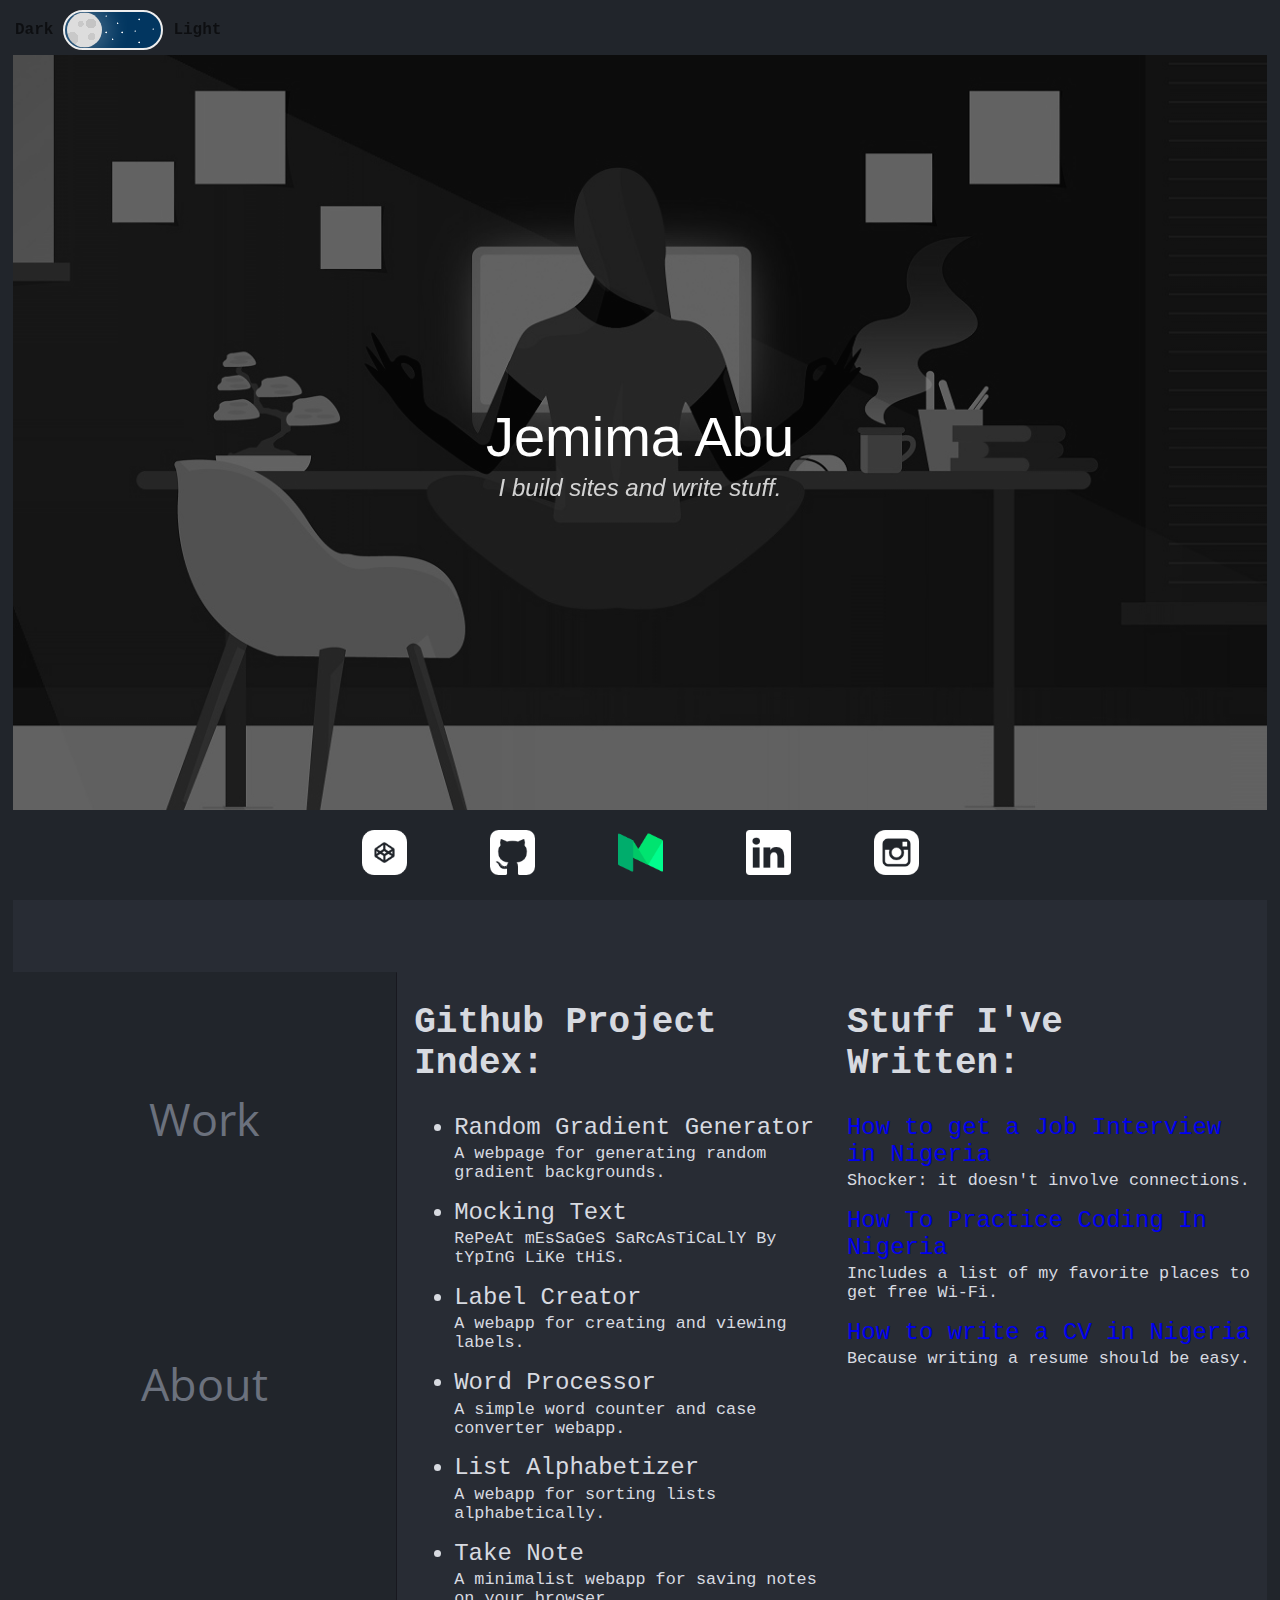
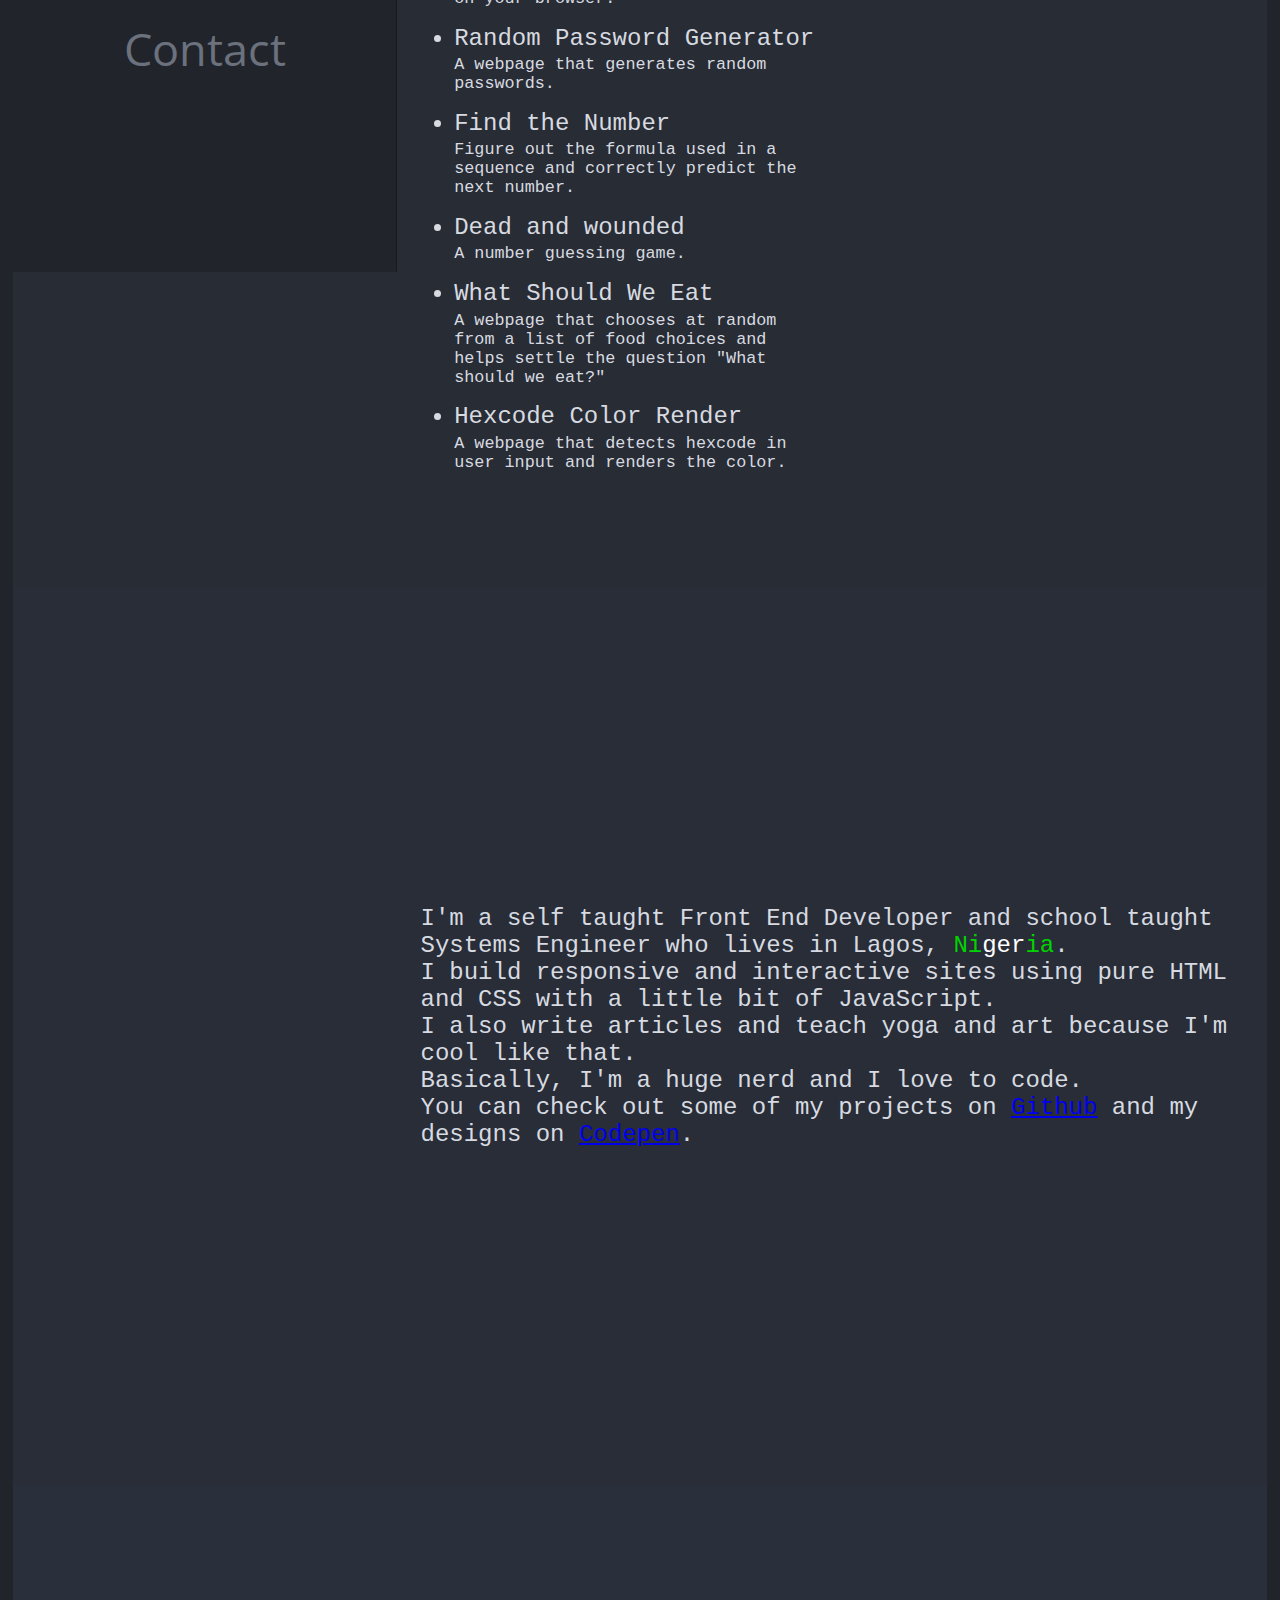
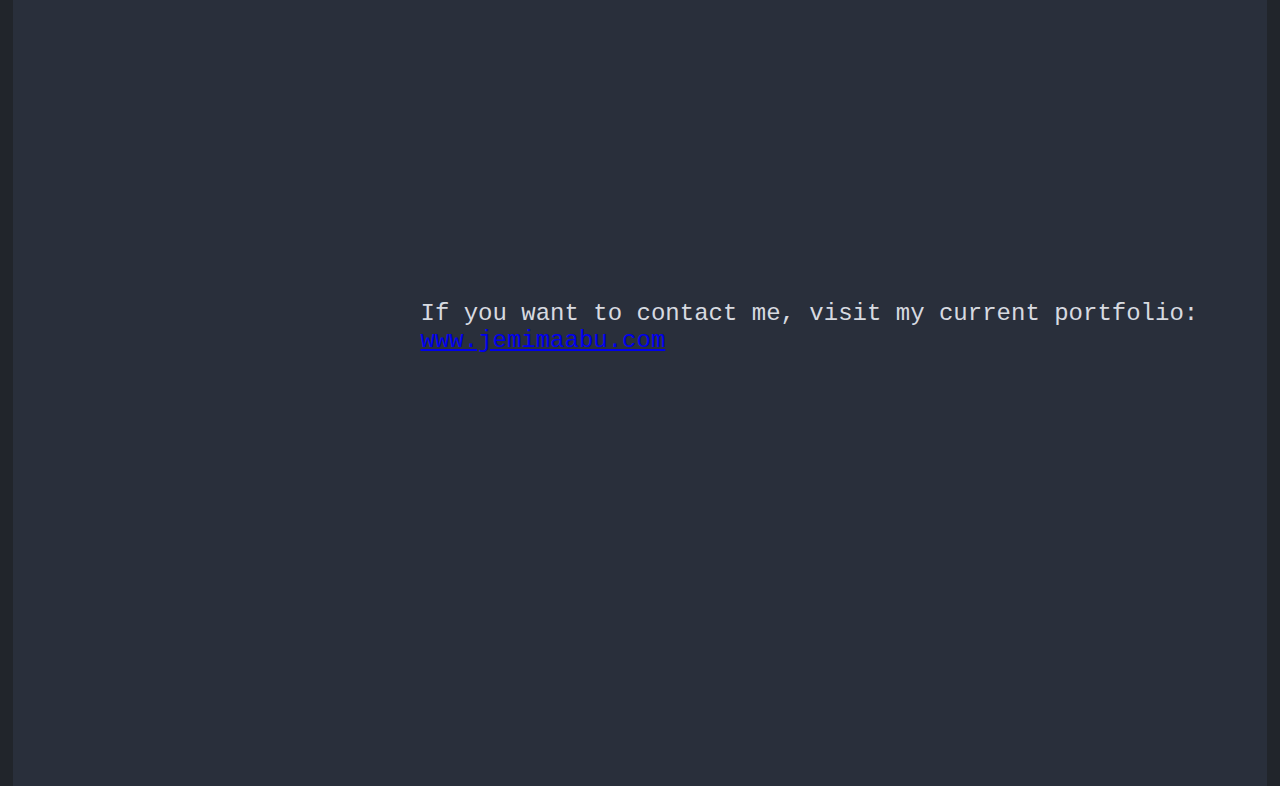
<file: index.html>
<!DOCTYPE html>
<html lang="en" dir="ltr">
  <head>
    <meta charset="utf-8">
    <meta name="viewport" content="width=device-width, initial-scale=1.0">
    <meta name="description" content="Jemima Abu is a Front End Developer, Content Creator, and all-round nerd who lives in Lagos, Nigeria. This site is for my Github projects">
    <meta name="author" content="Jemima Abu">
    <meta property="og:title" content="Jemima Abu">
    <meta property="og:type" content="website">
    <meta property="og:site_name" content="Jemima Abu">
    <meta property="og:url" content="https://www.jemimaabu.com">
    <meta property="og:image" content="icon\logo.png">
    <meta property="og:locale" content="en_US">
    <meta name="theme-color" content="#282C34">
    <meta name="msapplication-navbutton-color" content="#282C34">
    <meta name="apple-mobile-web-app-status-bar-style" content="black-translucent">
    <link rel="stylesheet" href="index.css">
    <link href="https://fonts.googleapis.com/css?family=Open+Sans" rel="stylesheet">
    <link rel="icon" sizes="600x482" href="icon\logo - large.png">
    <link rel="icon" sizes="418x336" href="icon\logo.png">
    <title>Jemima Abu: Front End Developer</title>
  </head>
  <body>
      <div title="Courtesy of Nour Soud"class="switch-wrapper">
        <input id="switchCheckbox" type="checkbox">
        <span class="switch-label day">Dark</span><label for="switchCheckbox" class="switch" style="transform: scaleX(-1);"></label>
        <span class="switch-label night">Light</span>
      </div>
    <header>
      <div id="header-image"></div>
      <div class="header-overlay"></div>
      <div class="header-text">
        <h1>Jemima Abu</h1><h2>I build sites and write stuff.</h2>
      </div>
      <div id="logo">
          <a href="https://codepen.io/jemimaabu" title="Codepen" target="_blank"><img src="icon\png\codepen.png" alt="Codepen Icon"></a>
          <a href="https://github.com/jemimaabu" title="Github" target="_blank"><img src="icon\png\github.png" alt="Github Icon"></a>
          <a href="https://medium.com/@jemimaabu" title="Medium" target="_blank"><img src="icon\png\medium.png" id="medium" alt="Medium Icon"></a>
          <a href="https://www.linkedin.com/in/jemimaabu/" title="LinkedIn" target="_blank"><img src="icon\png\linkedin.png" alt="LinkedIn Icon"></a>
          <a href="https://www.instagram.com/jemimaabu/" title="Instagram" target="_blank"><img src="icon\png\instagram.png" alt="Instagram Icon"></a>
      </div>
    </header>
      <section id="work">
        <div id="sidebar">
          <li id="workcolor"><a href="#work">Work</a></li>
          <li id="aboutcolor"><a href="#about">About</a></li>
          <li id="contactcolor"><a href="#contact">Contact</a></li>
        </div>
        <div class="sites">
          <h2>Github Project Index:</h2>
          <ul>
            <li>
              <a href="random-gradient-generator" target="_blank">Random Gradient Generator</a><p>A webpage for generating random gradient backgrounds.</p>
            </li>
            <li>
              <a href="mocking-text" target="_blank">Mocking Text</a><p>RePeAt mEsSaGeS SaRcAsTiCaLlY By tYpInG LiKe tHiS.</p>
            </li>
            <li>
              <a href="label-creator" target="_blank">Label Creator</a><p>A webapp for creating and viewing labels.</p>
            </li>
            <li>
              <a href="word-processor" target="_blank">Word Processor</a><p>A simple word counter and case converter webapp.</p>
            </li>
            <li>
              <a href="list-alphabetizer" target="_blank">List Alphabetizer</a><p>A webapp for sorting lists alphabetically.</p>
            </li>
            <li>
              <a href="take-note" target="_blank">Take Note</a><p>A minimalist webapp for saving notes on your browser.</p>
            </li>
            <li>
              <a href="random-password-generator" target="_blank">Random Password Generator</a><p>A webpage that generates random passwords.</p>
            </li>
            <li>
              <a href="find-the-formula" target="_blank">Find the Number</a><p>Figure out the formula used in a sequence and correctly predict the next number.</p>
            </li>
            <li>
              <a href="dead-and-wounded" target="_blank">Dead and wounded</a><p>A number guessing game.</p>
            </li>
            <li>
              <a href="what-should-we-eat" target="_blank">What Should We Eat</a><p>A webpage that chooses at random from a list of food choices and helps settle the question "What should we eat?"</p>
            </li>
            <li>
              <a href="hexcode-color-render" target="_blank">Hexcode Color Render</a><p>A webpage that detects hexcode in user input and renders the color.</p>
            </li>
          </ul>
        </div>
        <div class="writes">
          <h2>Stuff I've Written:</h2>
          <a href="https://medium.com/@jemimaabu/how-to-get-a-job-interview-in-nigeria-9be707e4cc90" class="redaccent">How to get a Job Interview in Nigeria</a><br>
          <p>Shocker: it doesn't involve connections.</p>
          <a href="https://medium.com/@jemimaabu/how-to-practice-coding-in-nigeria-76272f8f0ee1" class="redaccent"> How To Practice Coding In Nigeria</a>
          <p>Includes a list of my favorite places to get free Wi-Fi.</p>
          <a href="https://medium.com/@jemimaabu/how-to-write-a-cv-in-nigeria-d05d8981dbda" class="redaccent">How to write a CV in Nigeria</a><br>
          <p>Because writing a resume should be easy.</p>
        </div>
      </section>
      <section id="about">
        <div class="abouttext">
          I'm a self taught Front End Developer and school taught Systems Engineer who lives in Lagos, <span style="color:#00d400;background-color:#282d37">Ni</span><span style="color:#fff;background-color:#282d37">ger</span><span style="color:#00d400;background-color:#282d37">ia</span>.<br> I build responsive and interactive sites using pure <span class="yellowaccent">HTML</span> and <span class="redaccent">CSS</span> with a little bit of <span class="tealaccent">JavaScript</span>.<br> I also <span class="purpleaccent">write articles</span> and <span class="greenaccent">teach yoga and art</span> because I'm <a href="https://www.youtube.com/watch?v=cM4kqL13jGM" target="_blank" style="color:inherit;text-decoration:none;cursor:text"> cool like that</a>.<br> Basically, I'm a huge nerd and I <span class="redaccent">love</span> to code.<br> You can check out some of my projects on
          <a href="https://github.com/jemimaabu" target="_blank" class="blueaccent">Github</a> and my designs on <a href="https://codepen.io/jemimaabu/" target="_blank" class="blueaccent">Codepen</a>.
        </div>
      </section>
      <section id="contact">
        <div class="contacttext">
          If you want to contact me, visit my current portfolio: <a href="http://www.jemimaabu.com" target="_blank" >www.jemimaabu.com</a>
        </div>
      </div>
      </section>
  </body>
  <script type="text/javascript" src="index.js"></script>
</html>
</file>
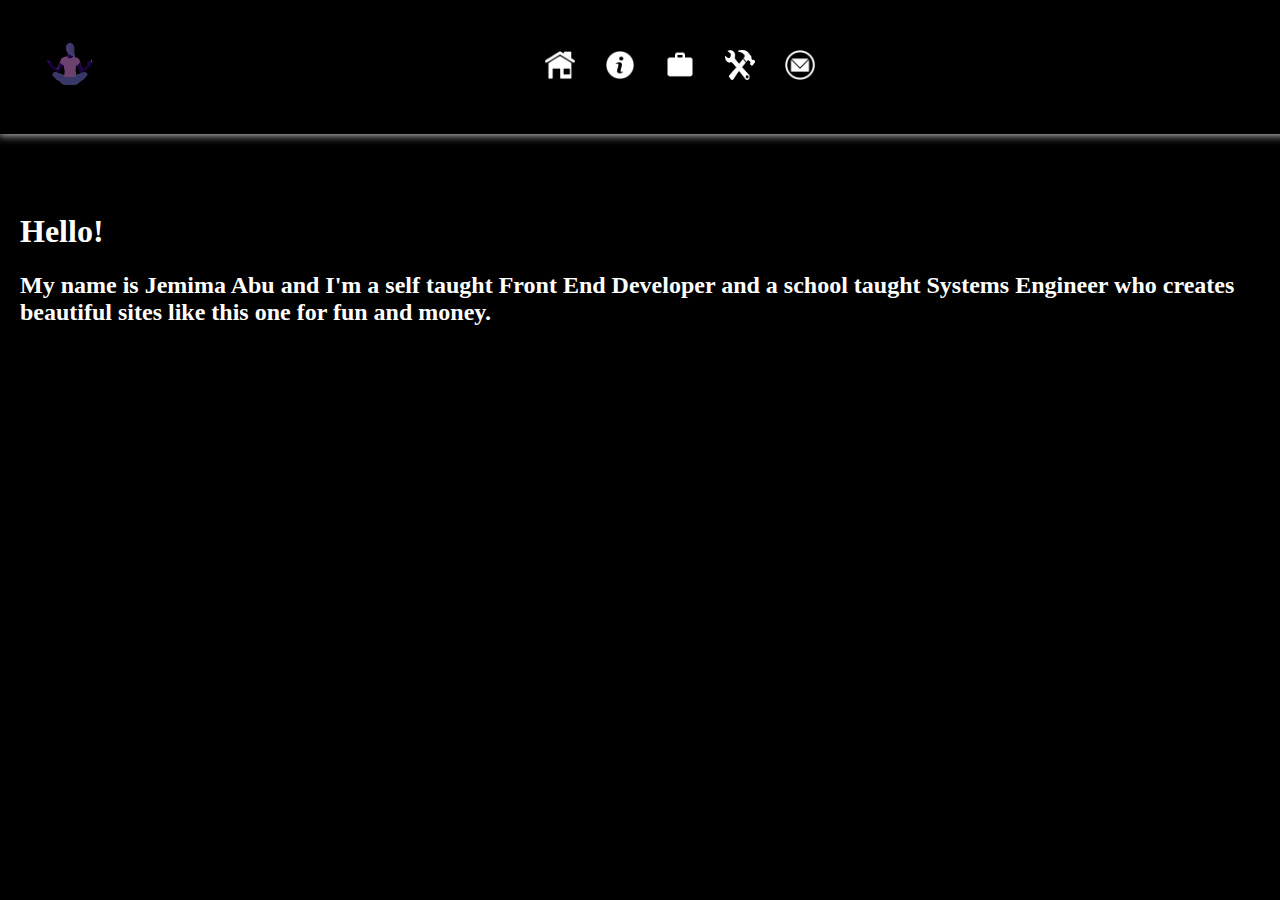
<file: Portfolio 1.0/index.html>
<!DOCTYPE html>
<!-- Created by Jemima
15th December, 2017
1:54pm -->
<html>
<meta name="viewport" content="width=device-width, initial-scale=1.0">
<head>
  <link rel="stylesheet" href="main.css">
  <script src="port.js" type="text/javascript"></script>
  <link rel="shortcut icon" href="../icon/logo.png" />
  <title>Jemima Abu: Front End Developer</title>
</head>
<body>
  <!--onload="loader()"
    <div class="background"><img src="icon\yoga.jpg" alt="Background"></div>
  <div id="loader" style="text-align:center;color:black;">
    <div class="yoga"><img src="icon\logo.png" alt="floating yogi"><br>Loading...</div>
  </div>-->
  <div id="banner">
    <div class="logo"><img src="../icon/logo.png" alt="floating yogi"></div>
    <div class="stuff">
      <a href="#" onclick="main();return false;" title="Home"><li><img src="../icon/white/home.png" alt="Home"></li></a>
      <a href="#" onclick="about(); return false;" title="About"><li><img src="../icon/white/info.png" alt="about"></li></a>
      <a href="#" onclick="work(); return false;" title="Work"><li><img src="../icon/white/work.png" alt="Work"></li></a>
      <a href="#" onclick="skills(); return false;" title="Skills"><li><img src="../icon/white/skills.png" alt="Skills"></li></a>
      <a href="#" onclick="contact(); return false;" title="Contact"><li><img src="../icon/white/contact.png" alt="Contact"></li></a>
    </div>
  </div>
  <div id="main">
      <div class="introtext">
      <h1>Hello!</h1>
      <h2>My name is Jemima Abu and I'm a self taught Front End Developer and a school taught Systems Engineer who creates beautiful sites like this one for fun and money.</h2>
      </div>
    </div>
  <div id="about">
      <div class="introtext">I'm a 20 year old Systems Engineering student with a penchant for creating websites and application. I'm also available for work on interesting and innovative projects.</div>
    </div>
  <div id="work">
      <div class="introtext"></div>
  </div>
  <div id="skills">
      <div class="introtext">
      </div>
    </div>
  <div id="contact">
      <div class="introtext">
  Feel free to contact me:
  me@jemimaabu.com
      </div>
    </div>
</div>
</body>
</html>
</file>
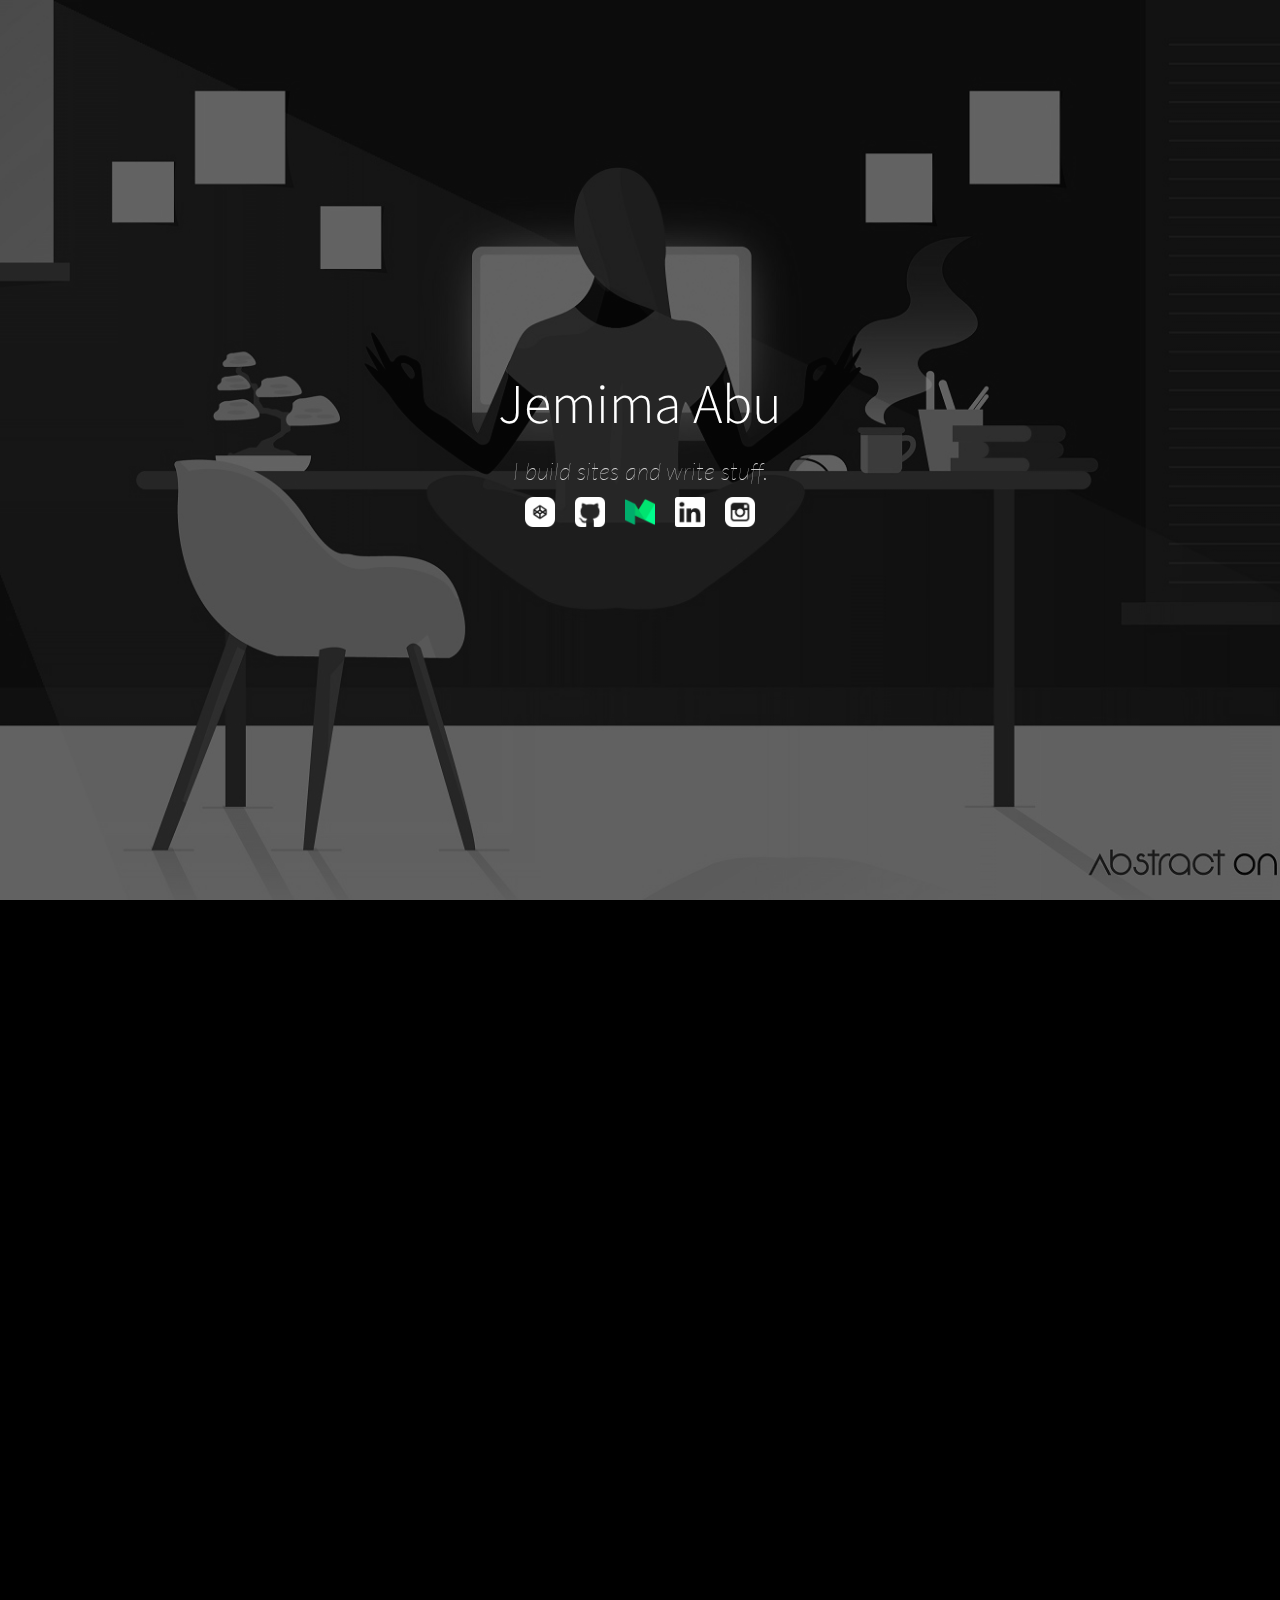
<file: Portfolio 3.0/index.html>
<!DOCTYPE html>
<html>
  <head>
    <meta charset="utf-8">
    <meta name="viewport" content="width=device-width, initial-scale=1.0">
    <meta name="description" content="Jemima Abu is a Front End Developer, Content Creator, and all-round nerd who lives in Lagos, Nigeria.">
    <meta name="author" content="Jemima Abu">
    <meta property="og:title" content="Jemima Abu">
    <meta property="og:type" content="website">
    <meta property="og:site_name" content="Jemima Abu">
    <meta property="og:url" content="https://jemimaabu.com">
    <meta property="og:image" content="icon\logo.png">
    <meta property="og:locale" content="en_US">
    <meta name="theme-color" content="#282C34">
    <meta name="msapplication-navbutton-color" content="#282C34">
    <meta name="apple-mobile-web-app-status-bar-style" content="black-translucent">
    <link rel="stylesheet" href="main.css">
    <link rel="icon" sizes="600x482" href="..\icon\logo - large.png">
    <link rel="icon" sizes="418x336" href="..\icon\logo.png">
    <title>Jemima Abu: Front End Developer</title>

  </head>
  <body>
    <noscript>
      <style media="screen">
        section{display: none;}
        footer{display: none;}
        header{display: none}
        h2{
          font-size: 1.5em;
          font-weight: 100;
        }
        a{
          color: inherit;
        }
      </style>
        <div class="bckimg"></div>
        <div class="background"></div>
          <div class="text">
            <h2>Sorry, you need to enable JavaScript to be able to view this site.</h2> Please <a href="https://www.enable-javascript.com/" target="_blank">enable JavaScript</a> and refresh the page or you could check out my <a href="#">JavaScript free site</a>.
        </div>
    </noscript>

    <script type="text/javascript">
    window.onscroll = function() {scroll()};
    function scroll() {
          var profile = document.getElementById("profile");
          var profheight = profile.offsetTop;
          var work = document.getElementById("work");
          var workheight = work.offsetTop;
          var writing = document.getElementById("writing");
          var writheight = writing.offsetTop;
          var contact = document.getElementById("contact");
          var conheight = contact.offsetTop;

      if (window.pageYOffset > profheight*0.5){
        profiletext.style.opacity="1";
      }
      else if (window.pageYOffset < profheight*0.5){
        profiletext.style.opacity="0";
      }
      if (window.pageYOffset > profheight*1.5){
        worktext.style.opacity="1";
      }
      else if (window.pageYOffset < profheight*1.5){
        worktext.style.opacity="0";
      }
      if (window.pageYOffset > profheight*2.5){
        writingtext.style.opacity="1";
      }
      else if (window.pageYOffset < profheight*2.5){
        writingtext.style.opacity="0";
      }
      if (window.pageYOffset > profheight*3.5){
        contacttext.style.opacity="1";
      }
      else if (window.pageYOffset < profheight*3.5){
        contacttext.style.opacity="0";
      }
      if (window.pageYOffset > profheight){
        profiletext.style.position="fixed";
      }
      else if (window.pageYOffset < profheight){
        profiletext.style.position="relative";
      }
      if (window.pageYOffset > workheight){
        worktext.style.position="fixed";
      }
      else if (window.pageYOffset < workheight){
        worktext.style.position="relative";
      }
      if (window.pageYOffset > writheight){
        writingtext.style.position="fixed";
      }
      else if (window.pageYOffset < writheight){
        writingtext.style.position="relative";
      }
      if (window.pageYOffset > conheight){
        contacttext.style.position="fixed";
      }
      else if (window.pageYOffset < conheight){
        contacttext.style.position="relative";
      }
    }
    </script>
    <header>
      <div class="header-image"></div>
      <div class="header-black"></div>
        <div class="header-text">
          <h1>Jemima Abu</h1><h2>I build sites and write stuff.</h2>
          <div class="logo">
            <a href="https://codepen.io/Jemima_abu" title="Codepen" target="_blank"><img src="..\icon\png\codepen.png" alt="Codepen Icon"></a>
            <a href="https://github.com/Jemimaabu" title="Github" target="_blank"><img src="..\icon\png\github.png" alt="Github Icon"></a>
            <a href="https://medium.com/@jemimaabu" title="Medium" target="_blank" style="filter:invert(100%)"><img src="..\icon\png\medium.png" alt="Medium Icon"></a>
            <a href="https://www.linkedin.com/in/jemimaabu/" title="LinkedIn" target="_blank"><img src="..\icon\png\linkedin.png" alt="LinkedIn Icon"></a>
            <a href="https://www.instagram.com/jemima_abu/" title="Instagram" target="_blank"><img src="..\icon\png\instagram.png" alt="Instagram Icon"></a>
        </div>
      </div>
    </header>
    <section id="profile">
      <div id="profiletext">
      <div class="back1"></div>
      <div class="back2"></div>
      <div class="col1">About</div>
      <div class="col2">I'm a self taught Front End Developer and school taught Systems Engineer who lives in Lagos, Nigeria.<br> I build responsive and  interactive sites using pure HTML and CSS with a little bit of JavaScript.<br> I also write articles and teach yoga and art because I'm <a href="https://www.youtube.com/watch?v=cM4kqL13jGM" target="_blank" style="color:inherit;text-decoration:none;cursor:text"> cool like that</a>.<br> Basically, I'm a huge nerd and I love to code.<br> You can check out some of my projects on <a href="https://github.com/Jemimaabu" target="_blank">Github</a> and my designs on <a href="https://codepen.io/Jemima_abu/" target="_blank">Codepen</a>.</div>
    </div>
    </section>
    <section id="work">
      <div id="worktext">
        <div class="back1"></div>
        <div class="back2"></div>
      <div class="col1">Work</div>
      <div class="col2"><a href="#">Omoelle.com</a><br><a href="#">Responsive CSS Grid</a></div>
      </div>
    </section>
    <section id="writing">
      <div id="writingtext">
        <div class="back1"></div>
        <div class="back2"></div>
      <div class="col1">Writing</div>
      <div class="col2">
      <a href="#">How To Write A CV In Nigeria</a><br>
      <a href="#">How To Practice Coding In Nigeria</a>
      </div>
      </div>
    </section>
    <section id="contact">
      <div id="contacttext">
      <div class="back1"></div>
      <div class="back2"></div>
      <div class="col1">Contact</div>
      <div class="col2">
        <form class="" action="index.html" method="post">
      <label for="name">Name:</label><input type="text" name="" value="">
      <label for="email">Email:</label><input type="text" name="" value="">
      <label for="message">Message:</label><textarea name="name" rows="8" cols="80"></textarea>
      </form>
      </div>
      </div>
    </section>
  </body>
</html>
<!--<section class="load">
  <div class="back1"></div>
  <div class="back2"></div>
  <div class="col1"><img src="icon\logo.png" alt="floating yogi">
  <div class="loadtxt">
  This site is still under construction. <br>Thanks for visiting. Here's a song I like, for your trouble.</div></div>
  <div class="col2"><iframe src="https://www.youtube.com/embed/809aH04Z7bY?rel=0" frameborder="0" gesture="media" allow="encrypted-media" allowfullscreen></iframe></div>
  </video>
</section>-->
</file>
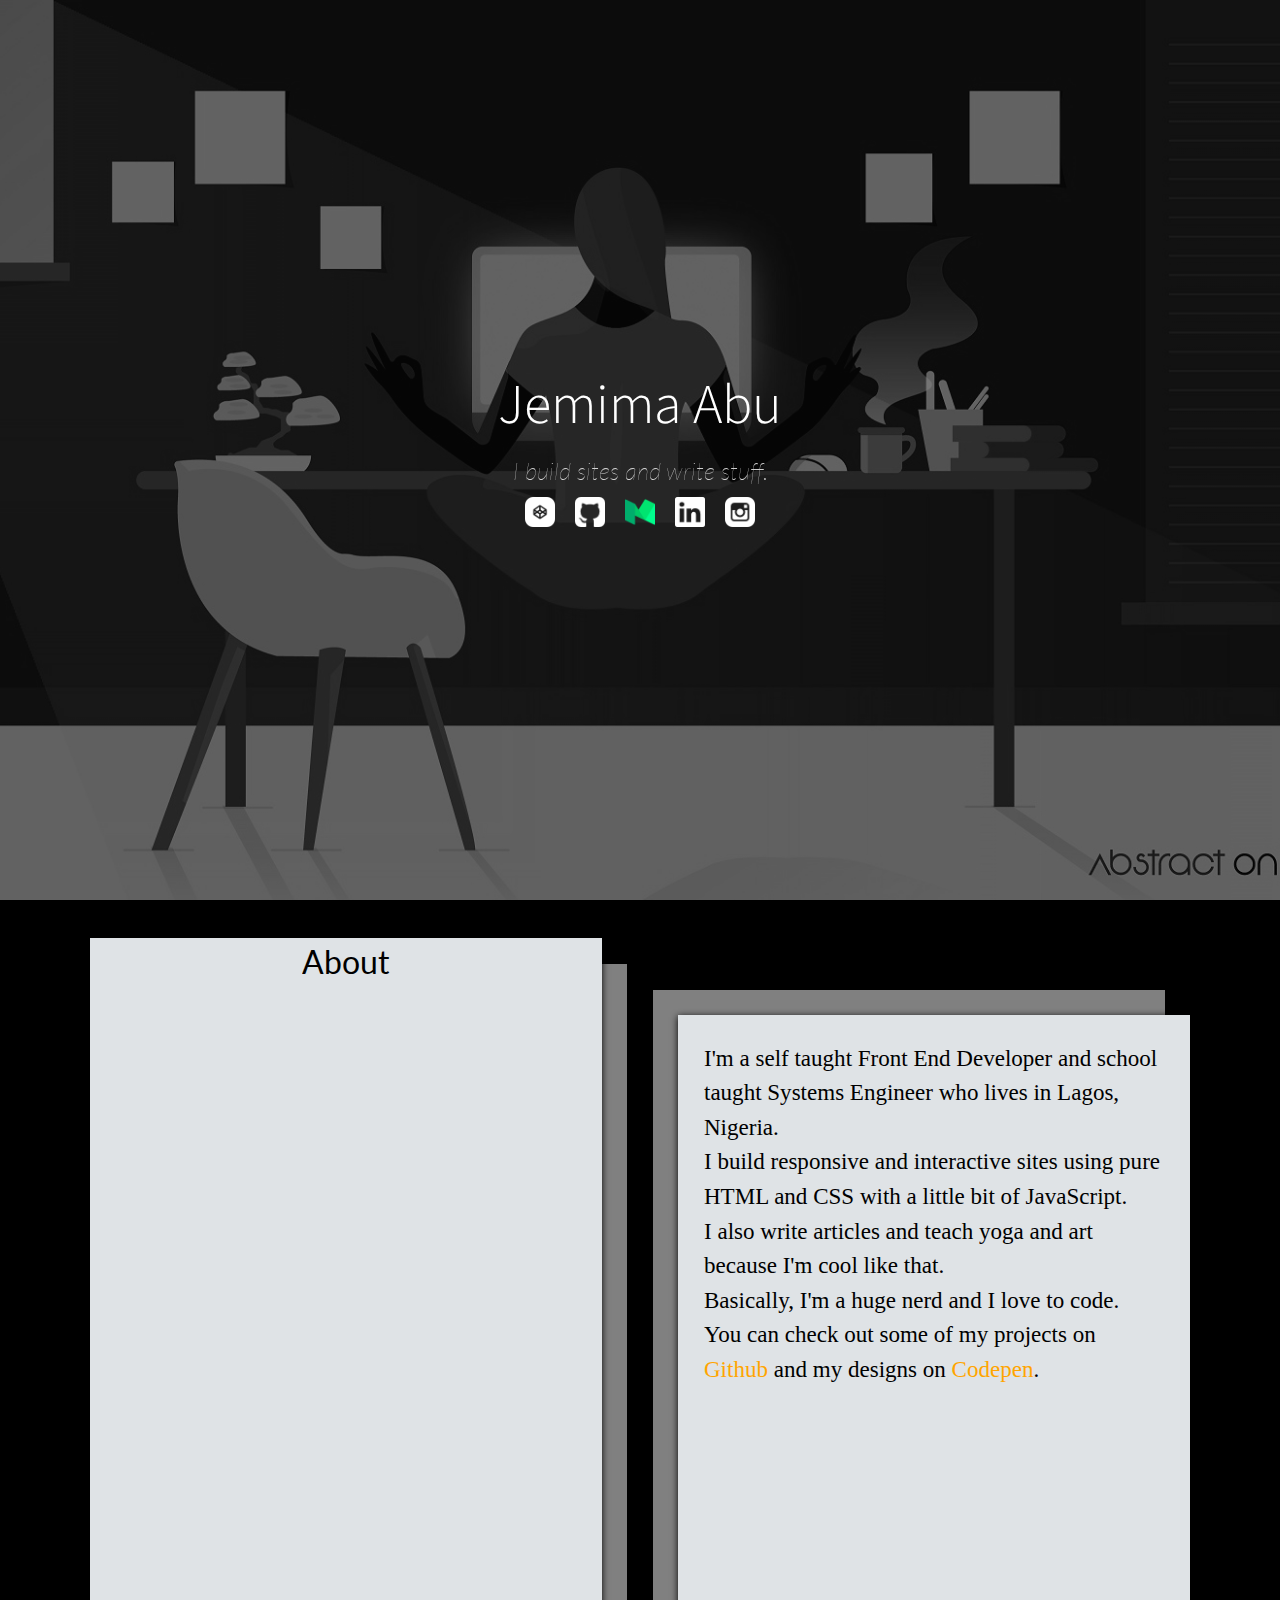
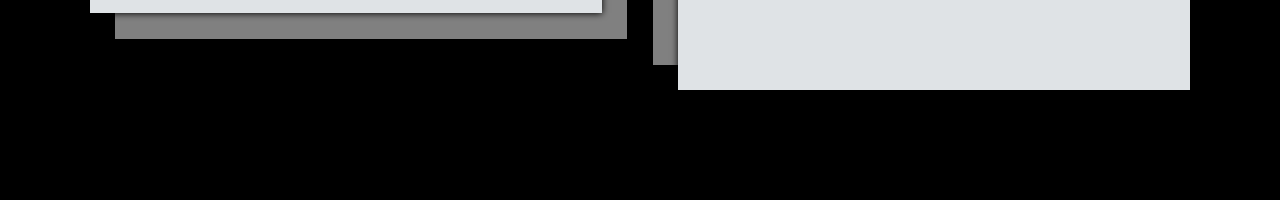
<file: port2.html>
<!DOCTYPE html>
<html>
  <head>
    <meta charset="utf-8">
    <meta name="viewport" content="width=device-width, initial-scale=1.0">
    <meta name="description" content="Jemima Abu is a Front End Developer, Content Creator, and all-round nerd who lives in Lagos, Nigeria.">
    <meta name="author" content="Jemima Abu">
    <meta property="og:title" content="Jemima Abu">
    <meta property="og:type" content="website">
    <meta property="og:site_name" content="Jemima Abu">
    <meta property="og:url" content="https://jemimaabu.com">
    <meta property="og:image" content="icon\logo.png">
    <meta property="og:locale" content="en_US">
    <meta name="theme-color" content="#282C34">
    <meta name="msapplication-navbutton-color" content="#282C34">
    <meta name="apple-mobile-web-app-status-bar-style" content="black-translucent">
    <link rel="stylesheet" href="main2.css">
    <link rel="icon" sizes="600x482" href="icon\logo - large.png">
    <link rel="icon" sizes="418x336" href="icon\logo.png">
    <title>Jemima Abu: Front End Developer</title>

  </head>
  <body>
    <noscript>
      <style media="screen">
        section{display: none;}
        footer{display: none;}
        header{display: none}
        h2{
          font-size: 1.5em;
          font-weight: 100;
        }
        a{
          color: inherit;
        }
      </style>
        <div class="bckimg"></div>
        <div class="background"></div>
          <div class="text">
            <h2>Sorry, you need to enable JavaScript to be able to view this site.</h2> Please <a href="https://www.enable-javascript.com/" target="_blank">enable JavaScript</a> and refresh the page or you could check out my <a href="#">JavaScript free site</a>.
        </div>
    </noscript>

    <script type="text/javascript">
    window.onscroll = function() {scroll()};
    function scroll() {
          var profile = document.getElementById("profile");
          var profheight = profile.offsetTop;
      if (window.pageYOffset > profheight){
        content.style.position="fixed";
      }
      else if (window.pageYOffset < profheight){
        content.style.position="relative";
      }
    }
    </script>
    <header>
      <div class="header-image"></div>
      <div class="header-black"></div>
        <div class="header-text">
          <h1>Jemima Abu</h1><h2>I build sites and write stuff.</h2>
          <div class="logo">
            <a href="https://codepen.io/Jemima_abu" title="Codepen" target="_blank"><img src="icon\png\codepen.png" alt="Codepen Icon"></a>
            <a href="https://github.com/Jemimaabu" title="Github" target="_blank"><img src="icon\png\github.png" alt="Github Icon"></a>
            <a href="https://medium.com/@jemimaabu" title="Medium" target="_blank" style="filter:invert(100%)"><img src="icon\png\medium.png" alt="Medium Icon"></a>
            <a href="https://www.linkedin.com/in/jemimaabu/" title="LinkedIn" target="_blank"><img src="icon\png\linkedin.png" alt="LinkedIn Icon"></a>
            <a href="https://www.instagram.com/jemima_abu/" title="Instagram" target="_blank"><img src="icon\png\instagram.png" alt="Instagram Icon"></a>
        </div>
      </div>
    </header>
    <section id="profile">
      <div id="content">
      <div class="back1"></div>
      <div class="back2"></div>
      <div class="col1">
        <div id="profiletext">About</div>
        <div id="worktext">Work</div>
        <div id="writingtext">Writing</div>
        <div id="contacttext">Contact</div>
      </div>
      <div class="col2">
        <div id="profiletext">I'm a self taught Front End Developer and school taught Systems Engineer who lives in Lagos, Nigeria.<br> I build responsive and  interactive sites using pure HTML and CSS with a little bit of JavaScript.<br> I also write articles and teach yoga and art because I'm <a href="https://www.youtube.com/watch?v=cM4kqL13jGM" target="_blank" style="color:inherit;text-decoration:none;cursor:text"> cool like that</a>.<br> Basically, I'm a huge nerd and I love to code.<br> You can check out some of my projects on <a href="https://github.com/Jemimaabu" target="_blank">Github</a> and my designs on <a href="https://codepen.io/Jemima_abu/" target="_blank">Codepen</a>.</div>
        <div id="worktext"><a href="#">Omoelle.com</a><br><a href="#">Responsive CSS Grid</a></div>
        <div id="writingtext">
        <a href="#">How To Write A CV In Nigeria</a><br>
        <a href="#">How To Practice Coding In Nigeria</a></div>
        <div id="contacttext">
          <form class="" action="index.html" method="post">
        <label for="name">Name:</label><input type="text" name="" value="">
        <label for="email">Email:</label><input type="text" name="" value="">
        <label for="message">Message:</label><textarea name="name" rows="8" cols="80"></textarea>
        </form></div>
      </div>
      </div>
    </section>
  </body>
</html>
<!--<section class="load">
  <div class="back1"></div>
  <div class="back2"></div>
  <div class="col1"><img src="icon\logo.png" alt="floating yogi">
  <div class="loadtxt">
  This site is still under construction. <br>Thanks for visiting. Here's a song I like, for your trouble.</div></div>
  <div class="col2"><iframe src="https://www.youtube.com/embed/809aH04Z7bY?rel=0" frameborder="0" gesture="media" allow="encrypted-media" allowfullscreen></iframe></div>
  </video>
</section>-->
</file>
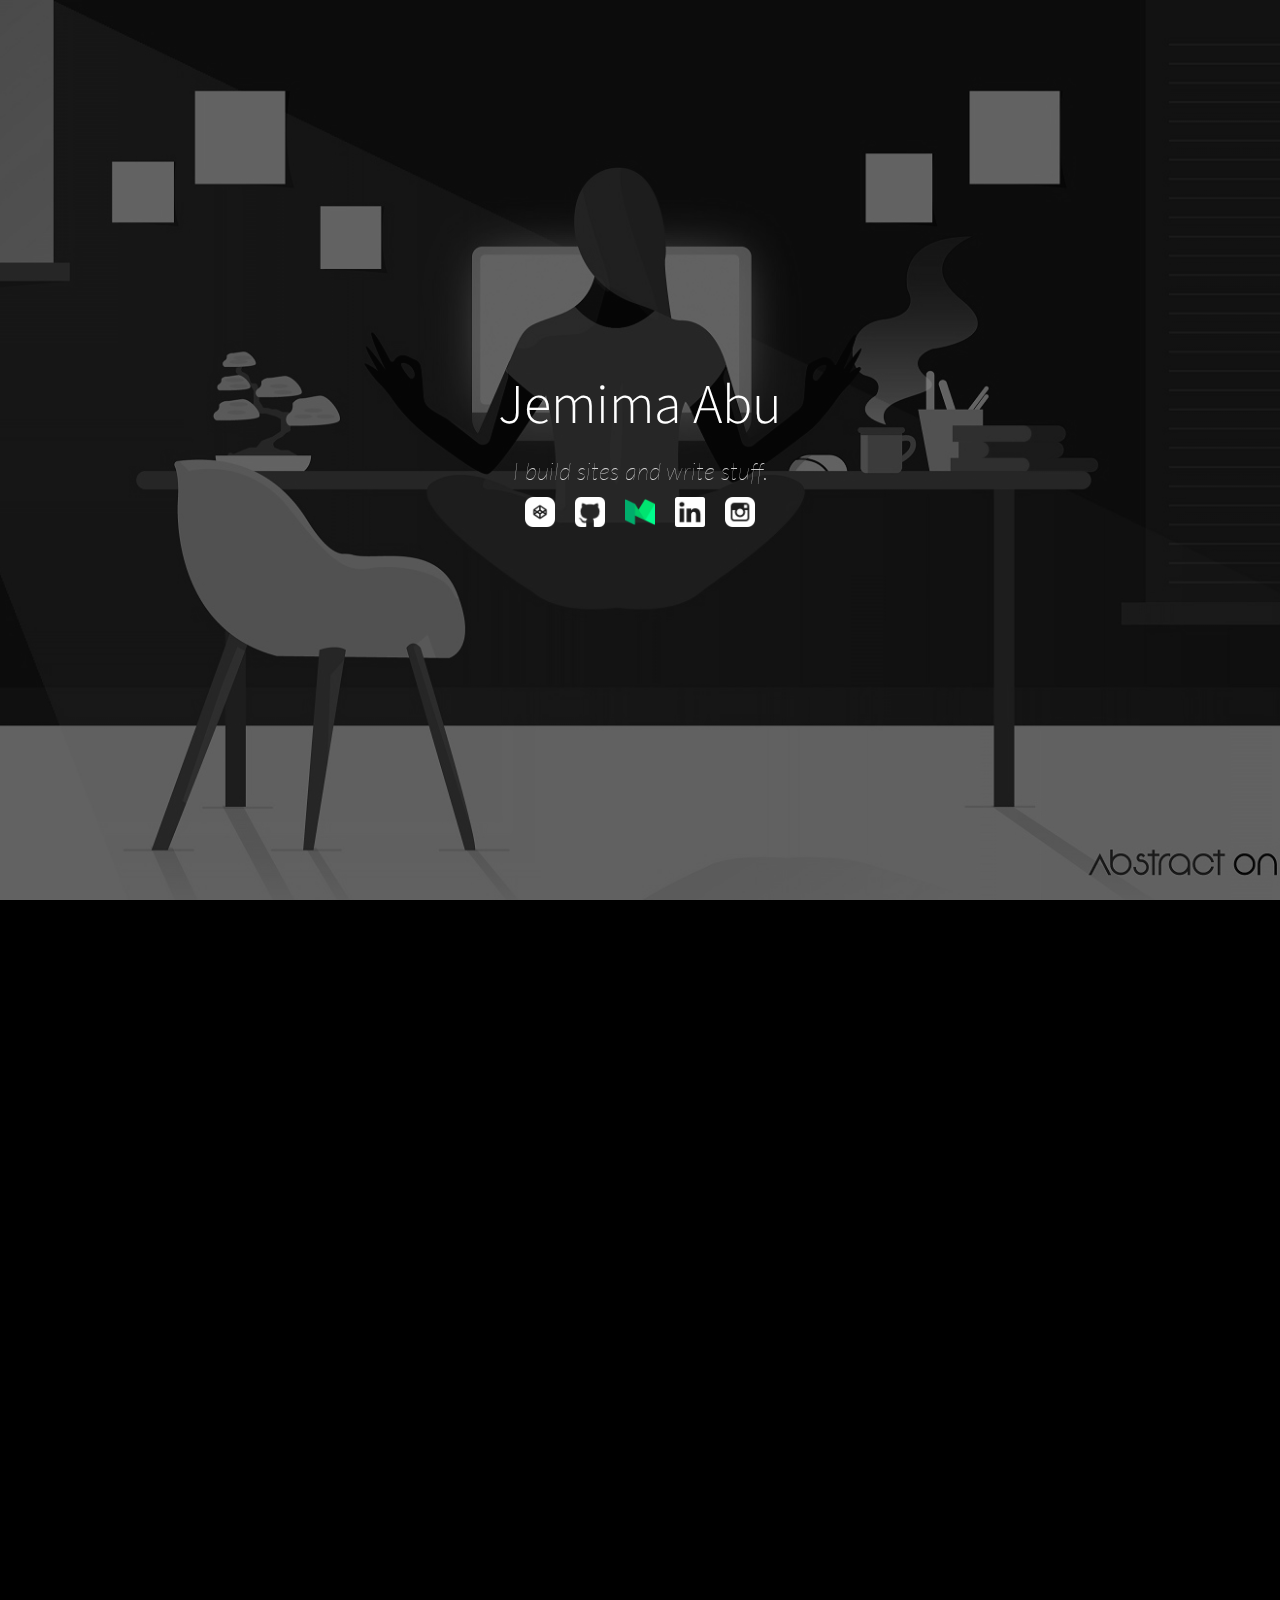
<file: portfolio.html>
<!DOCTYPE html>
<html>
  <head>
    <meta charset="utf-8">
    <meta name="viewport" content="width=device-width, initial-scale=1.0">
    <meta name="description" content="Jemima Abu is a Front End Developer, Content Creator, and all-round nerd who lives in Lagos, Nigeria.">
    <meta name="author" content="Jemima Abu">
    <meta property="og:title" content="Jemima Abu">
    <meta property="og:type" content="website">
    <meta property="og:site_name" content="Jemima Abu">
    <meta property="og:url" content="https://jemimaabu.com">
    <meta property="og:image" content="icon\logo.png">
    <meta property="og:locale" content="en_US">
    <meta name="theme-color" content="#282C34">
    <meta name="msapplication-navbutton-color" content="#282C34">
    <meta name="apple-mobile-web-app-status-bar-style" content="black-translucent">
    <link rel="stylesheet" href="main.css">
    <link rel="icon" sizes="600x482" href="icon\logo - large.png">
    <link rel="icon" sizes="418x336" href="icon\logo.png">
    <title>Jemima Abu: Front End Developer</title>

  </head>
  <body>
    <noscript>
      <style media="screen">
        section{display: none;}
        footer{display: none;}
        header{display: none}
        h2{
          font-size: 1.5em;
          font-weight: 100;
        }
        a{
          color: inherit;
        }
      </style>
        <div class="bckimg"></div>
        <div class="background"></div>
          <div class="text">
            <h2>Sorry, you need to enable JavaScript to be able to view this site.</h2> Please <a href="https://www.enable-javascript.com/" target="_blank">enable JavaScript</a> and refresh the page or you could check out my <a href="#">JavaScript free site</a>.
        </div>
    </noscript>

    <script type="text/javascript">
    window.onscroll = function() {scroll()};
    function scroll() {
          var profile = document.getElementById("profile");
          var profheight = profile.offsetTop;
          var work = document.getElementById("work");
          var workheight = work.offsetTop;
          var writing = document.getElementById("writing");
          var writheight = writing.offsetTop;
          var contact = document.getElementById("contact");
          var conheight = contact.offsetTop;

      if (window.pageYOffset > profheight*0.5){
        profiletext.style.opacity="1";
      }
      else if (window.pageYOffset < profheight*0.5){
        profiletext.style.opacity="0";
      }
      if (window.pageYOffset > profheight*1.5){
        worktext.style.opacity="1";
      }
      else if (window.pageYOffset < profheight*1.5){
        worktext.style.opacity="0";
      }
      if (window.pageYOffset > profheight*2.5){
        writingtext.style.opacity="1";
      }
      else if (window.pageYOffset < profheight*2.5){
        writingtext.style.opacity="0";
      }
      if (window.pageYOffset > profheight*3.5){
        contacttext.style.opacity="1";
      }
      else if (window.pageYOffset < profheight*3.5){
        contacttext.style.opacity="0";
      }
      if (window.pageYOffset > profheight){
        profiletext.style.position="fixed";
      }
      else if (window.pageYOffset < profheight){
        profiletext.style.position="relative";
      }
      if (window.pageYOffset > workheight){
        worktext.style.position="fixed";
      }
      else if (window.pageYOffset < workheight){
        worktext.style.position="relative";
      }
      if (window.pageYOffset > writheight){
        writingtext.style.position="fixed";
      }
      else if (window.pageYOffset < writheight){
        writingtext.style.position="relative";
      }
      if (window.pageYOffset > conheight){
        contacttext.style.position="fixed";
      }
      else if (window.pageYOffset < conheight){
        contacttext.style.position="relative";
      }
    }
    </script>
    <header>
      <div class="header-image"></div>
      <div class="header-black"></div>
        <div class="header-text">
          <h1>Jemima Abu</h1><h2>I build sites and write stuff.</h2>
          <div class="logo">
            <a href="https://codepen.io/Jemima_abu" title="Codepen" target="_blank"><img src="icon\png\codepen.png" alt="Codepen Icon"></a>
            <a href="https://github.com/Jemimaabu" title="Github" target="_blank"><img src="icon\png\github.png" alt="Github Icon"></a>
            <a href="https://medium.com/@jemimaabu" title="Medium" target="_blank" style="filter:invert(100%)"><img src="icon\png\medium.png" alt="Medium Icon"></a>
            <a href="https://www.linkedin.com/in/jemimaabu/" title="LinkedIn" target="_blank"><img src="icon\png\linkedin.png" alt="LinkedIn Icon"></a>
            <a href="https://www.instagram.com/jemima_abu/" title="Instagram" target="_blank"><img src="icon\png\instagram.png" alt="Instagram Icon"></a>
        </div>
      </div>
    </header>
    <section id="profile">
      <div id="profiletext">
      <div class="back1"></div>
      <div class="back2"></div>
      <div class="col1">About</div>
      <div class="col2">I'm a self taught Front End Developer and school taught Systems Engineer who lives in Lagos, Nigeria.<br> I build responsive and  interactive sites using pure HTML and CSS with a little bit of JavaScript.<br> I also write articles and teach yoga and art because I'm <a href="https://www.youtube.com/watch?v=cM4kqL13jGM" target="_blank" style="color:inherit;text-decoration:none;cursor:text"> cool like that</a>.<br> Basically, I'm a huge nerd and I love to code.<br> You can check out some of my projects on <a href="https://github.com/Jemimaabu" target="_blank">Github</a> and my designs on <a href="https://codepen.io/Jemima_abu/" target="_blank">Codepen</a>.</div>
    </div>
    </section>
    <section id="work">
      <div id="worktext">
        <div class="back1"></div>
        <div class="back2"></div>
      <div class="col1">Work</div>
      <div class="col2"><a href="#">Omoelle.com</a><br><a href="#">Responsive CSS Grid</a></div>
      </div>
    </section>
    <section id="writing">
      <div id="writingtext">
        <div class="back1"></div>
        <div class="back2"></div>
      <div class="col1">Writing</div>
      <div class="col2">
      <a href="#">How To Write A CV In Nigeria</a><br>
      <a href="#">How To Practice Coding In Nigeria</a>
      </div>
      </div>
    </section>
    <section id="contact">
      <div id="contacttext">
      <div class="back1"></div>
      <div class="back2"></div>
      <div class="col1">Contact</div>
      <div class="col2">
        <form class="" action="index.html" method="post">
      <label for="name">Name:</label><input type="text" name="" value="">
      <label for="email">Email:</label><input type="text" name="" value="">
      <label for="message">Message:</label><textarea name="name" rows="8" cols="80"></textarea>
      </form>
      </div>
      </div>
    </section>
  </body>
</html>
<!--<section class="load">
  <div class="back1"></div>
  <div class="back2"></div>
  <div class="col1"><img src="icon\logo.png" alt="floating yogi">
  <div class="loadtxt">
  This site is still under construction. <br>Thanks for visiting. Here's a song I like, for your trouble.</div></div>
  <div class="col2"><iframe src="https://www.youtube.com/embed/809aH04Z7bY?rel=0" frameborder="0" gesture="media" allow="encrypted-media" allowfullscreen></iframe></div>
  </video>
</section>-->
</file>
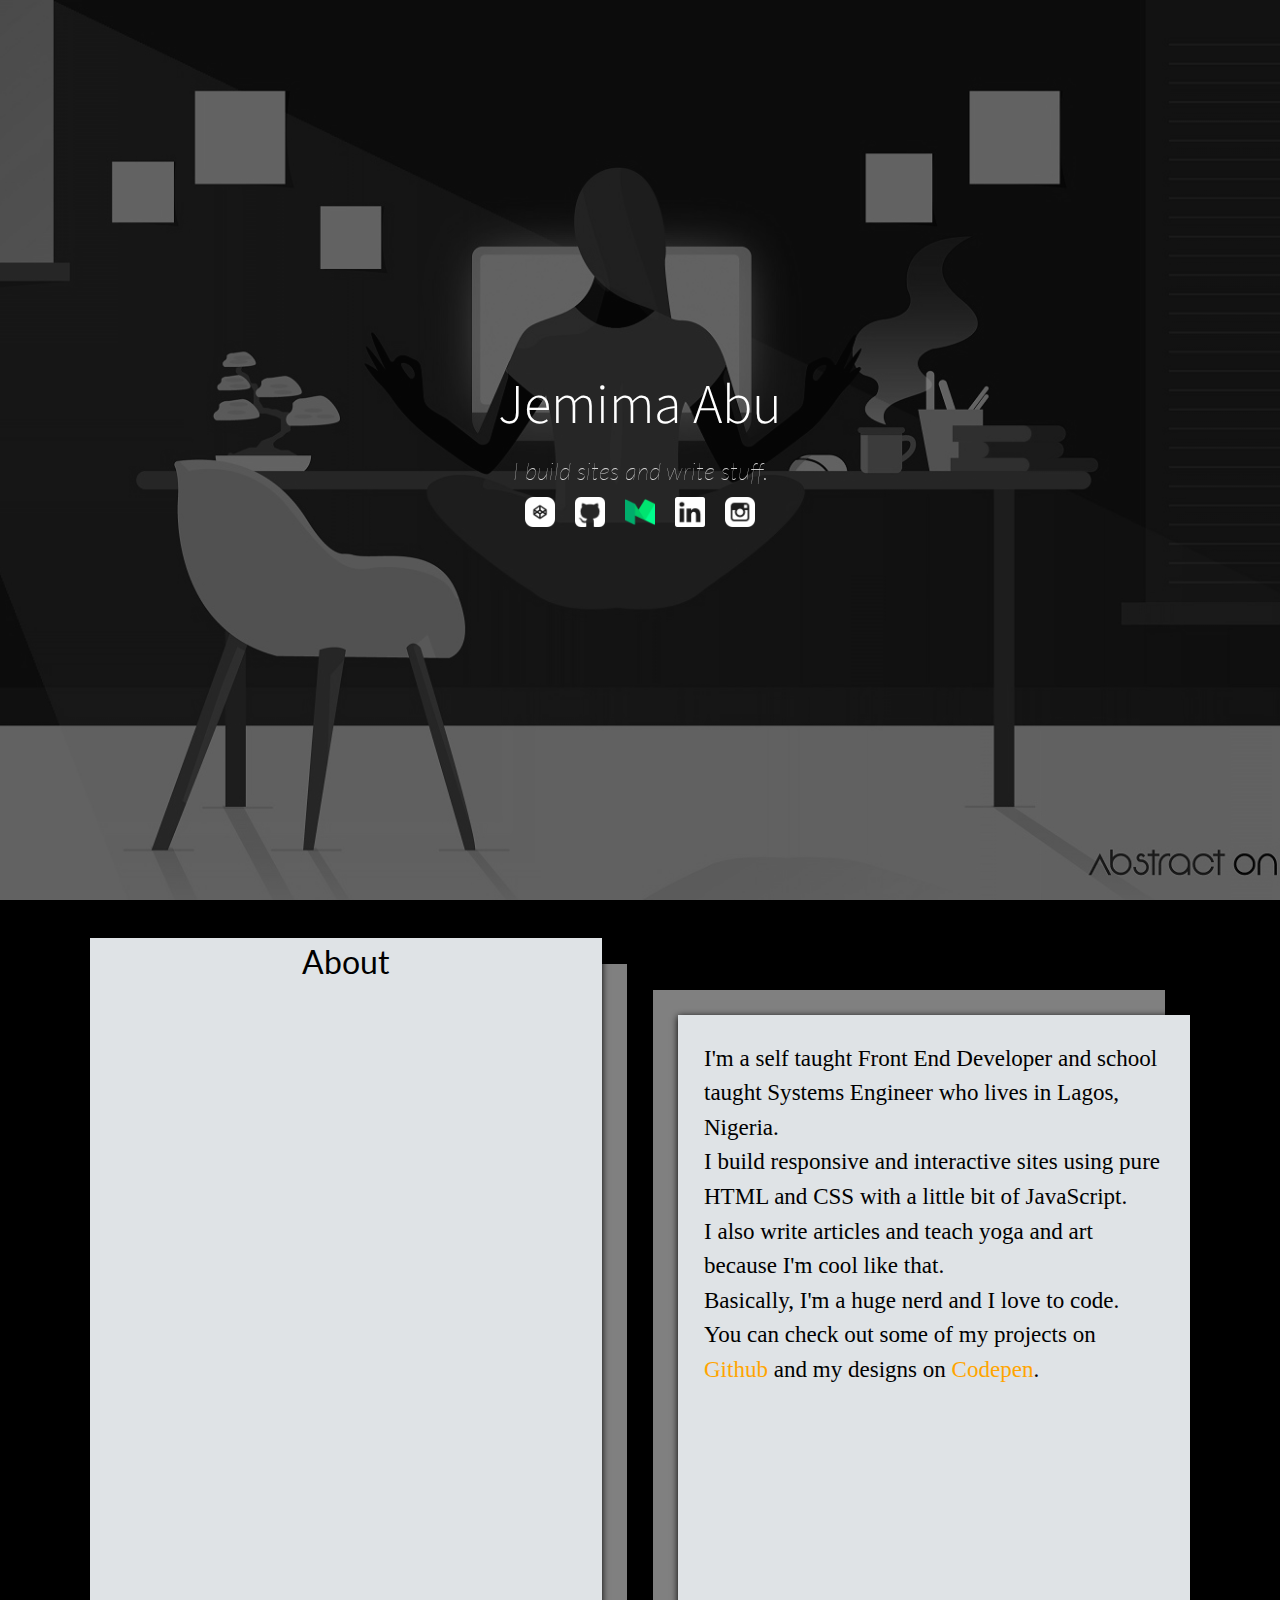
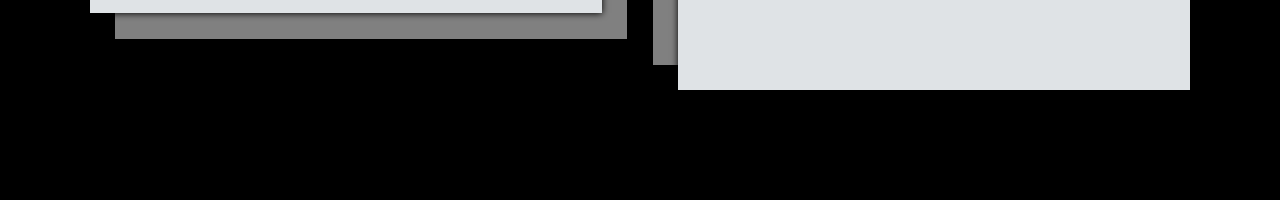
<file: Portfolio 3.0/index2.html>
<!DOCTYPE html>
<html>
  <head>
    <meta charset="utf-8">
    <meta name="viewport" content="width=device-width, initial-scale=1.0">
    <meta name="description" content="Jemima Abu is a Front End Developer, Content Creator, and all-round nerd who lives in Lagos, Nigeria.">
    <meta name="author" content="Jemima Abu">
    <meta property="og:title" content="Jemima Abu">
    <meta property="og:type" content="website">
    <meta property="og:site_name" content="Jemima Abu">
    <meta property="og:url" content="https://jemimaabu.com">
    <meta property="og:image" content="icon\logo.png">
    <meta property="og:locale" content="en_US">
    <meta name="theme-color" content="#282C34">
    <meta name="msapplication-navbutton-color" content="#282C34">
    <meta name="apple-mobile-web-app-status-bar-style" content="black-translucent">
    <link rel="stylesheet" href="main2.css">
    <link rel="icon" sizes="600x482" href="../icon/logo - large.png">
    <link rel="icon" sizes="418x336" href="../icon/logo.png">
    <title>Jemima Abu: Front End Developer</title>

  </head>
  <body>
    <noscript>
      <style media="screen">
        section{display: none;}
        footer{display: none;}
        header{display: none}
        h2{
          font-size: 1.5em;
          font-weight: 100;
        }
        a{
          color: inherit;
        }
      </style>
        <div class="bckimg"></div>
        <div class="background"></div>
          <div class="text">
            <h2>Sorry, you need to enable JavaScript to be able to view this site.</h2> Please <a href="https://www.enable-javascript.com/" target="_blank">enable JavaScript</a> and refresh the page or you could check out my <a href="#">JavaScript free site</a>.
        </div>
    </noscript>

    <script type="text/javascript">
    window.onscroll = function() {scroll()};
    function scroll() {
          var profile = document.getElementById("profile");
          var profheight = profile.offsetTop;
      if (window.pageYOffset > profheight){
        content.style.position="fixed";
      }
      else if (window.pageYOffset < profheight){
        content.style.position="relative";
      }
    }
    </script>
    <header>
      <div class="header-image"></div>
      <div class="header-black"></div>
        <div class="header-text">
          <h1>Jemima Abu</h1><h2>I build sites and write stuff.</h2>
          <div class="logo">
            <a href="https://codepen.io/Jemima_abu" title="Codepen" target="_blank"><img src="..\icon\png\codepen.png" alt="Codepen Icon"></a>
            <a href="https://github.com/Jemimaabu" title="Github" target="_blank"><img src="..\icon\png\github.png" alt="Github Icon"></a>
            <a href="https://medium.com/@jemimaabu" title="Medium" target="_blank" style="filter:invert(100%)"><img src="..\icon\png\medium.png" alt="Medium Icon"></a>
            <a href="https://www.linkedin.com/in/jemimaabu/" title="LinkedIn" target="_blank"><img src="..\icon\png\linkedin.png" alt="LinkedIn Icon"></a>
            <a href="https://www.instagram.com/jemima_abu/" title="Instagram" target="_blank"><img src="..\icon\png\instagram.png" alt="Instagram Icon"></a>
        </div>
      </div>
    </header>
    <section id="profile">
      <div id="content">
      <div class="back1"></div>
      <div class="back2"></div>
      <div class="col1">
        <div id="profiletext">About</div>
        <div id="worktext">Work</div>
        <div id="writingtext">Writing</div>
        <div id="contacttext">Contact</div>
      </div>
      <div class="col2">
        <div id="profiletext">I'm a self taught Front End Developer and school taught Systems Engineer who lives in Lagos, Nigeria.<br> I build responsive and  interactive sites using pure HTML and CSS with a little bit of JavaScript.<br> I also write articles and teach yoga and art because I'm <a href="https://www.youtube.com/watch?v=cM4kqL13jGM" target="_blank" style="color:inherit;text-decoration:none;cursor:text"> cool like that</a>.<br> Basically, I'm a huge nerd and I love to code.<br> You can check out some of my projects on <a href="https://github.com/Jemimaabu" target="_blank">Github</a> and my designs on <a href="https://codepen.io/Jemima_abu/" target="_blank">Codepen</a>.</div>
        <div id="worktext"><a href="#">Omoelle.com</a><br><a href="#">Responsive CSS Grid</a></div>
        <div id="writingtext">
        <a href="#">How To Write A CV In Nigeria</a><br>
        <a href="#">How To Practice Coding In Nigeria</a></div>
        <div id="contacttext">
          <form class="" action="index.html" method="post">
        <label for="name">Name:</label><input type="text" name="" value="">
        <label for="email">Email:</label><input type="text" name="" value="">
        <label for="message">Message:</label><textarea name="name" rows="8" cols="80"></textarea>
        </form></div>
      </div>
      </div>
    </section>
  </body>
</html>
<!--<section class="load">
  <div class="back1"></div>
  <div class="back2"></div>
  <div class="col1"><img src="icon\logo.png" alt="floating yogi">
  <div class="loadtxt">
  This site is still under construction. <br>Thanks for visiting. Here's a song I like, for your trouble.</div></div>
  <div class="col2"><iframe src="https://www.youtube.com/embed/809aH04Z7bY?rel=0" frameborder="0" gesture="media" allow="encrypted-media" allowfullscreen></iframe></div>
  </video>
</section>-->
</file>
<file: index.css>
*{
  box-sizing: border-box;
  transition: 300ms
}
::-webkit-scrollbar {
    width: 10px;
}
::-webkit-scrollbar-track {
    background: #EAEAEB;
}
::-webkit-scrollbar-thumb {
    background: #21252B;
}
::-webkit-scrollbar-thumb:hover {
    background: #555;
}
#redaccent{color: #E06C75}
#yellowaccent{color: #D19A66}
#greenaccent{color: #73C990}
#purpleaccent{color: #C678DD}
#tealaccent{color:#56B6B9}
#blueaccent{color: #61AFEF}
.resume{
  position: fixed;
  z-index: 5;
  top: 0;
  right: 0;
  margin: 15px;
}
.resume a {
  text-decoration: none; 
  color: #ab6df5;
  font-family: sans-serif;
  font-weight: lighter;
}
.switch-wrapper{
  position: fixed;
  z-index: 5;
  top: 0;
  margin: 5px;
  font-size: 0;
}
.switch-wrapper input {
  display:none;
}
.switch-label{
  font-size: 1rem;
  display: inline-block;
  line-height: 40px;
  vertical-align: top;
  padding: 5px 10px;
  transition: transform ease-in .2s;
  font-weight: bold;
  opacity: 0.6;
}
.switch {
  position: relative;
  display: inline-block;
  width: 100px;
  height: 40px;
  cursor: pointer;
  border-radius: 50px;
  border: 2px solid #eee;
  background-color: #023660;
  background-image:
    radial-gradient(circle, #fff 10%, transparent 30%),
    radial-gradient(circle, #fff 10%, transparent 30%),
radial-gradient(circle, #fff 10%, transparent 30%),
radial-gradient(circle, #fff 10%, transparent 30%),
    radial-gradient(circle, #fff 10%, transparent 30%),
    radial-gradient(circle, #fff 10%, transparent 30%),
    radial-gradient(circle, #fff 10%, transparent 30%),
    radial-gradient(circle, #fff 10%, transparent 30%),
    radial-gradient(circle, #fff 10%, transparent 30%);
  background-size: 8% 8%, 7% 7%, 6% 6%, 8% 8%, 8% 8%, 6% 6%, 6% 6%, 8% 8%, 7% 7%;
  background-position: 20% 20%, 45% 30%, 25% 55%, 20% 90%, 40% 60%, 5% 50%, 58% 10%, 58% 60%, 50% 80%;
  background-repeat: no-repeat;
  -webkit-transition: .4s;
  transition: .4s;
  overflow: hidden;
  margin-top: 0.5vmin
}
.switch:before {
  position: absolute;
    content: "";
    height: 35px;
    width: 35px;
    top: 50%;
    right: 2px;
    cursor: pointer;
    transform: translateY(-50%);
    background-color: #ddd;
    background-image: radial-gradient(circle, #c4c4c4 50%, transparent 50%), radial-gradient(circle, #c9c9c9 50%, transparent 50%), radial-gradient(circle, #c9c9c9 50%, transparent 50%), radial-gradient(circle, #c9c9c9 50%, transparent 50%);
    background-size: 40% 40%, 25% 25%, 50% 50%, 30% 30%;
    background-position: 20% 20%, 65% 30%, 120% 100%, 20% 80%;
    box-shadow: 0px 0px 20px 10px rgba(255, 255, 255, 0.2);
    transition: transform ease-in .2s;
    border-radius: 50%;
    background-repeat: no-repeat;
}
input:checked ~ .switch {
  background-color: #2196F3;
  background-image:
    radial-gradient(circle, #fefefe 20%, transparent 30%),
    radial-gradient(circle, #fefefe 20%, transparent 30%),
radial-gradient(circle, #fefefe 20%, transparent 30%),
     radial-gradient(circle, #fefefe 20%, transparent 30%),
    radial-gradient(circle, #fefefe 20%, transparent 30%),
radial-gradient(circle, #fefefe 20%, transparent 30%);
  background-size: 50% 50%, 60% 60%, 40% 40%, 40% 40%, 50% 50%, 40% 40%;
  background-position: 60% 82%, 80% 80%, 82% 80%, 110% 20%, 134% 12%, 130% 20%;
  background-repeat: no-repeat;
}
input:checked ~ .switch:before{
    background-color: #ffeb3b;
    background-image: radial-gradient(circle, #ffc107 15%, #ffeb3b 100%);
    box-shadow: 0px 0px 20px 10px rgba(255, 235, 255, 0.4);
    background-size: 40% 40%, 25% 25%, 50% 50%, 30% 30%;
    background-position: 20% 20%, 65% 30%, 120% 100%, 20% 80%;
    box-shadow: 0px 0px 20px 10px rgba(255, 255, 255, 0.2);
}
.switch-wrapper input:checked .switch-label.day{
    transform: scale(1);
    opacity: 0.6;
}
.switch-wrapper input:checked .switch-label.night{
    transform: scale(1.1);
    opacity: 1;
}
.switch-wrapper input:checked ~ .switch:before{
  transform: translate(-60px,-50%);
}
body{
  margin: 0;
  background-color: #21252b;
  font-family: "Courier New", Courier, monospace;
}
body::before,body::after{
  background: inherit;
  content: "";
  display: block;
  position: fixed;
  width: 100%;
  z-index: 3;
  left: 0;
}
body::before{
  top:0;
  height: 55px
}
body::after{
  bottom:0;
  height: 10vmin
}
#header-image{
  filter: grayscale(100%);
  -webkit-filter: grayscale(100%);
  background-image: url("icon/yoga.jpg");
  background-size: cover;
  background-repeat: no-repeat;
  background-position: center;
  height: 100vh;
  position: fixed;
  left: 1vmax;
  right: 1vmax;
}
header{
  height: 100vh;
  position: relative;
  background-color: #282c34;
  margin: 0 1vmax;
}
.header-overlay{
  background-color: black;
  opacity: 0.5;
  position: fixed;
  height: 100vh;
  left: 1vmax;
  right: 1vmax;
}
.header-text{
    top:0;
    bottom: 0;
    left: 0;
    right: 0;
    position: fixed;
    margin: auto;
    height: fit-content;
    width: fit-content;
    justify-content: center;
    align-items: center;
    color: white;
    background-color: transparent;
    text-align: center;
    padding: 1vmax;
    font-family: sans-serif;
}
header h1{
  margin:5px;
  font-size: 3.5em;
  font-weight: 300;
}
header h2{
  font-style: italic;
  font-size: 1.5em;
  font-weight: 100;
  color: white;
  opacity: 0.8;
  margin: 0;
  width: 1.5em;
  width: 24ch;
  white-space: nowrap;
  overflow: hidden;
  animation: type 4s steps(25, end);
}
header #logo{
  position: fixed;
  bottom: 0;
  z-index: 5;
  display: grid;
  grid-template-columns: 20% 20% 20% 20% 20%;
  grid-template-rows: 100%;
  width: 50vw;
  left: 25vw;
  right: 25vw;
  height: 10vmin;
  text-align: center;
  justify-content: center;
  align-items: center;
  filter: invert(100%);
}
header #logo img{
  box-sizing: content-box;
  height: 5vmin;
}
#logo #medium{
  filter: invert(100%);
}
@keyframes type{
  0%{width: 0;}
  50%{width: 0;}
  100%{ width: 100; }
}
section{
  min-height: 100vh;
  position: relative;
  background-color: #282C34;
  color: #D7DAE0;
  margin: 0 1vmax;
  transition: 200ms;
  display: grid;
  grid-template-columns: 30% 32.5% 32.5%;
  grid-column-gap: 2%;
  grid-template-rows: 100%;
  padding: 8vmin 0 10vmin 0;
}
#sidebar{
  height: 100vh;
  width: 30vw;
  background-color: #21252b;
  border: 1px solid transparent;
  border-right-color: #18181f;
  position: relative;
  z-index: 2;
  padding: 1vmax 0 10vmin 0;
  display: grid;
  text-align: center;
  justify-content: center;
  align-items: center;
  list-style: none;
}
.sites{
  width: 100%;
  height: inherit;
  grid-column: 2;
  font-size: 1.5em;
  align-items: center;
}
.sites li a {
  color: inherit;
  text-decoration: none;
}
.sites li a:hover {
  text-decoration: underline;
}
.sites li p {
  font-size: 0.7em;
  margin-top: 0.2em;
}
.border{
  width: 75%;
  height: 25%;
  border: 1px solid #282C34;
  background-color: #f9f9f9;
  border-radius: 1vmin 1vmin 0 0;
  padding: 3%;
  margin: auto;
}
.border .inner{
  width: 100%;
  height: 100%;
  margin: auto;
  border-radius: inherit;
  background-color: black;
  display: grid;
  align-items: center;
  justify-content: center;
}
.mine{
  width: 100%;
  height: 100%;
  background-image: url('icon/pagecap.png');
  background-repeat: no-repeat;
  background-size: cover;
}
.under{
  margin: auto;
  width: 75%;
  height: 10%;
  border: 1px solid #282c34;
  border-top-color: transparent;
  background-color: #f2f2f2;
  border-radius: 0 0 1vmin 1vmin;
  display: grid;
  align-items: center;
  justify-content: center;
  margin-bottom: 1vmax;
  color: #D7DAE0
}
.under a{
  text-decoration: none;
  color: #282C34;
}
.under a:hover{
  text-decoration: underline;
  color:#782C34
}
.writes{
  width: 100%;
  height: inherit;
  grid-column: 3;
  font-size: 1.5em;
}
.writes a{
  text-decoration: none;
}
.writes a:hover{
  text-decoration: underline;
}
.writes p {
  font-size: 0.7em;
  margin-top: 0.2em;
}
#sidebar li{
  width: 30vw;
  padding: 2.5vmin;
  font-size: 5vmin;
  font-family: 'Open Sans';
  color: #6B717D
}
#sidebar li a {
  text-decoration:none;
  color:inherit
}
#about{
  align-items: center;
  justify-content: center;
  background-color: #282d37
}
.abouttext{
  grid-column: 2/4;
  color: inherit;
  font-size: 1.5em;
}
.abouttext a{
  text-decoration: underline;
}
#contact{
  align-items: center;
  justify-content: center;
  background-color: #292f3b
}
.contacttext{
  grid-column: 2/4;
  color: inherit;
  font-size: 1.5em;
}
form{
  grid-column: 3;
  width: 100%;
  padding: 1vmax
}
form textarea{
  width: 100%;
  height: 40vmin;
  padding: 1vmin;
}
form input{
  width: 100%;
  margin-bottom: 1vmin;
  padding: 0.5vmin;
}
form button{
  width: 30%;
  padding: 1vmax;
  background-color: inherit;
  border: 1px solid buttoncase;
  margin-top: 1vmin;
  color: inherit;
}
form button:hover{
  box-shadow: 0px 0px 5px 0px grey;
  border-color: transparent
}
button input{
  color: inherit;
  background-color: inherit;
  height: 100%;
  margin: 0;
  outline: none;
  border: none;
}
@media only screen and (max-width:660px){
  #sidebar{
    width: 100%;
    height: fit-content;
    left: 0;
    border-bottom-color: #18181f;
    border-right-color: transparent
  }
  #sidebar li{
    position: absolute;
    width: 100%;
    color: #73C990;
    padding: 1vmin;
  }
  section{
    min-height: 100vh;
    height: auto;
    grid-template-rows: 50% 50%;
    grid-template-columns: 100%;
    padding: 2vmin 2vmax;
    align-items: center;
    justify-content: center;
  }
  .sites{
    grid-column: 1;
    grid-row: 1
  }
  .border{
    width: 65vw;
    height: 30vh
  }
  .under{
    width: 65vw;
    height: 10vh;
  }
  .writes{
    grid-column: 1;
    grid-row: 2
  }
  .abouttext{
    grid-column: 1;
    grid-row: 1/3
  }
  .contacttext{
    grid-column: 1;
    grid-row: 1/3
  }
  .resume a{
    font-size: 0.8em;
  }
}
</file>
<file: Portfolio 1.0/main.css>
body{
  margin: 0;
  width: 100%;
  height: 100%;
  background-color: black;
  color: white;
  transition: background-color 2s
}
#about,#skills,#contact,#work{
  display: none;
}
.logo
{
  float: left;
}
.logo img
{
  width: 60px;
  height: 50px;
  transition: linear 200ms;
}
.logo:hover
{
  animation: float 6s ease-in-out infinite;
}
.logo:hover img
{
  transform: scale(1.5);
}
@keyframes float {
	0% {
		transform: translatey(0px);
	}
	50% {
		transform: translatey(-20px);
	}
	100% {
		transform: translatey(0px);
	}
}

#banner
{
  position: fixed;
  float: right;
  color: white;
  height: auto;
  width:100%;
  padding: 40px;
  box-shadow: 0px -2px 10px 2px white;
  z-index: 1;
  background-color: inherit;
}
li{
  list-style: none;
}
.stuff{
  width: fit-content;
  height: fit-content;
  position: absolute;
  margin: auto;
  top: 0;
  right: 0;
  bottom: 0;
  left: 0;
  font-size: 20px;
  display: flex;
}
a{
  color: inherit;
  text-decoration: none;
  text-align: center;
}
a img{
  width: 30px;
  height: 30px;
  margin: 0px 15px;;
  transition: linear 500ms;
}
a :hover > img
{
  transform: scale(2);
}
/*a :hover > .itxt{
  display: block;
}*/
a :hover > li{
  display: inline-block;
}
.text, .introtext{
  color: white;
  margin-top: 15%;
  position: absolute;
  margin-left: 20px;
}
.typewriter h1 {
  overflow: hidden; /* Ensures the content is not revealed until the animation */
  border-right: .15em solid orange; /* The typwriter cursor */
  white-space: nowrap; /* Keeps the content on a single line */
  margin: 0 auto; /* Gives that scrolling effect as the typing happens */
  letter-spacing: .15em; /* Adjust as needed */
  animation:
    typing 3.5s steps(40, end),
    blink-caret .75s step-end infinite;
}

/* The typing effect */
@keyframes typing {
  from { width: 0 }
  to { width: 100% }
}

/* The typewriter cursor effect */
@keyframes blink-caret {
  from, to { border-color: transparent }
  50% { border-color: orange; }
}
/*
background-color: #0000002e;
  color: white;
  transition: background-color 500ms, move 500ms;
}
@keyframes move {
  0% {
    opacity: 0;
    transform: translate3d(100%, 0, 0);
  }

  100% {
    opacity: 1;
    transform: none;
  }
}

#loader{
  position: absolute;
  margin: inherit;
  width: 100%;
  height: 100%;
}
.yoga{
  position: absolute;
  margin: auto;
  top:0;
  bottom:0;
  left:0;
  right:0;
  height:fit-content;
  width: fit-content;
}
.background
{
  width: 100%;
  height: 100%;
  position: fixed;
  opacity: 0;
}
.background img{
  width: 100%;
  height: 100%;
}
.itxt{
  display: none;
}
.pageflip{
  animation-name: move;
  animation-duration: 0.5s;
  transition-timing-function: ease-in;
  animation-fill-mode: both;
}
*/
</file>
<file: Portfolio 3.0/main.css>
@import url('https://fonts.googleapis.com/css?family=Lato|Open+Sans|Roboto|Source+Sans+Pro|Montserrat');
*{
  box-sizing: border-box;
  transition: opacity 1s
}
::selection {
    background: #ff0080;
}
body{
  margin:0;
  background-color: #300a6d29;
  font: 100% "Lato", Helvetica, arial, sans-serif;
  line-height: 1.5;
}
header{
  position: relative;
  height: 100vh;
  background-color: #282C34;
}
.header-image{
  filter: grayscale(100%);
  -webkit-filter: grayscale(100%);
  background-image: url("../icon/yoga.jpg");
  background-size: cover;
  background-repeat: no-repeat;
  background-position: center;
  height: 100vh;
  position: fixed;
  width: fill-available;
  width: -webkit-fill-available;
}
.header-black{
  background-color: black;
  opacity: 0.5;
  position: fixed;
  height: 100vh;
  width: fill-available;
  width: -webkit-fill-available;
}
.header-text{
    top:0;
    bottom: 0;
    left: 0;
    right: 0;
    position: fixed;
    margin: auto;
    height: fit-content;
    width: fit-content;
    justify-content: center;
    align-items: center;
    color: white;
    background-color: transparent;
    text-align: center;
    padding: 1vmax;
}
header h1{
  margin:5px;
  font-size: 3.5em;
  font-weight: 300;
  font-family: 'Source Sans Pro'
}
header h2{
  font-style: italic;
  font-size: 1.5em;
  font-weight: 100;
  color: white;
  opacity: 0.8;
  margin: 0;
  width: 1.5em;
	width: 24ch;
	white-space: nowrap;
	overflow: hidden;
  animation: type 4s steps(25, end);
}
header .logo img{
  box-sizing: content-box;
  width: 30px;
  padding: 8px;
  filter: invert(100%)
}
@keyframes type{
  0%{width: 0;}
  50%{width: 0;}
  100%{ width: 100; }
}
section{
  width: fill-available;
  width: -webkit-fill-available;
  height: 100vh;
  position: relative;
  background-color: black;
  color: white;
  overflow: hidden;
}
/*section:nth-of-type(1){
  background-color: #121212;
}*/
#profile,#work,#writing,#contact{
}
#profiletext, #worktext, #writingtext, #contacttext{
  height: 100%;
  width: 100%;
  top: 0;
  left: 0;
  right: 0;
  left: 0;
  background-color: transparent;
  opacity: 0;
  transition: all 2s;
}
.back1, .back2{
  background-color: white;
  opacity: 0.5;
  position: absolute;
}
.profile .col1{
  background-image: url('profile.jpgx');
  background-repeat: no-repeat;
  background-size: cover;
  background-position-x: center;
}
.col1{
    position: absolute;
    display: flex;
    justify-content: center;
    align-items: center;
    box-shadow: 0px 0.5px 7px 0px black;
    display: grid;
    font-size: 1em;
    color: black;
    background-color: #dfe3e6;
    visibility: visible;
    overflow: hidden;
  }
.col2{
  background-color: #dfe3e6;
  color: black;
  box-shadow: 0px 0.5px 7px 0px black;
  position: absolute;
  float: right;
  padding: 2%;
  font-size: 1.8vmax;
  font-family: serif;
  visibility: visible;
}
#profile .col2 a{
  color: orange;
  text-decoration: none;
}
#profile .col2 a:hover{
  text-decoration: underline;
}
@media only screen and (max-width:900px){
  section{height: fill-available;}
  .back1,.back2{display: none}
  .col1{width: 100%;height: 25%;position: relative;margin: 0;box-shadow: none;}
  .col2{width: 100%; height: 75%;position: relative;margin: 0;box-shadow: none;font-size: 1.5em}
}
@media only screen and (min-width: 901px) {
  .col1,.prfpic{margin-top: 3%;left: 7%;width: 40%;height: 75%;}
  .back1{margin-top: 5%;left: 9%;width: 40%;height: 75%;}
  .back2{margin-top: 7%;left: 51%;width: 40%;height: 75%;}
  .col2{margin-top: 9%;left: 53%;width: 40%;height: 75%;}
}
/*
@media only screen and (max-width: 900px){
  .col1,.prfpic{width: 100%;height: 100%;}
  .back2{width: 100%;height: 100%; background-color: black; z-index: 2;opacity: 0.7}
  .col2{z-index: 3;background-color: transparent;color: white;width: auto;height: fit-content;font-size: 1.5em;padding: 2vmax;top: 0;bottom: 0;left: 5%;right: 0;margin: auto;box-shadow: none}
}
.load{
  justify-content: center;
  align-items: center;
  text-align: center;
  background-color: black;
  background-color: #c5c2c6;
}
.load .col1 img{
  height: auto;
  width: 75%;
  top:0;
  left:0;
  right: 0;
  bottom: 0;
  margin: auto;
  margin-top: 20px;
  animation: float 6s ease-in-out infinite;
  filter: grayscale(90%);
}
.loadtxt
{
  bottom: 4vw;
  position: absolute;
  left: 0;
  right: 0;
  margin-top: 1vw;
  margin: auto;
}
@keyframes float {
	0% {transform: translatey(0px);}
	50% {transform: translatey(-15px);}
	100% {transform: translatey(0px);}
}

footer{
  position: absolute;
  left: 0;
  width: 5%;
  height: 100%;
  background-color: black;
  border-right-color: white;
  z-index: 3;
  display: grid
}
footer a{
  align-items: center;
  justify-content: center;
  display: flex;
}
footer img{
  width: 60%;
  box-sizing: content-box;
  transition: all 200ms ease-out;
  position: absolute;
}
footer img:hover{
  width: 75%;
}
footer a:nth-of-type(1) img:hover{
  filter: sepia(100%) contrast(80%) saturate(1000%) hue-rotate(27deg);
}
footer a:nth-of-type(2) img:hover{
  filter: sepia(100%) contrast(80%) saturate(1000%) hue-rotate(2deg);
}
footer a:nth-of-type(3) img:hover{
  filter: sepia(100%) contrast(80%) saturate(1000%) hue-rotate(90deg);
}
footer a:nth-of-type(4) img:hover{
  filter: sepia(100%) contrast(80%) saturate(1000%) hue-rotate(222deg);
}*/
</file>
<file: main2.css>
@import url('https://fonts.googleapis.com/css?family=Lato|Open+Sans|Roboto|Source+Sans+Pro|Montserrat');
*{
  box-sizing: border-box;
}
::selection {
    background: #ff0080;
}
body{
  margin:0;
  background-color: #300a6d29;
  font: 100% "Lato", Helvetica, arial, sans-serif;
  line-height: 1.5;
}
header{
  position: relative;
  height: 100vh;
  background-color: #282C34;
}
.header-image{
  filter: grayscale(100%);
  -webkit-filter: grayscale(100%);
  background-image: url("icon/yoga.jpg");
  background-size: cover;
  background-repeat: no-repeat;
  background-position: center;
  height: 100vh;
  position: fixed;
  width: fill-available;
  width: -webkit-fill-available;
}
.header-black{
  background-color: black;
  opacity: 0.5;
  position: fixed;
  height: 100vh;
  width: fill-available;
  width: -webkit-fill-available;
}
.header-text{
    top:0;
    bottom: 0;
    left: 0;
    right: 0;
    position: fixed;
    margin: auto;
    height: fit-content;
    width: fit-content;
    justify-content: center;
    align-items: center;
    color: white;
    background-color: transparent;
    text-align: center;
    padding: 1vmax;
}
header h1{
  margin:5px;
  font-size: 3.5em;
  font-weight: 300;
  font-family: 'Source Sans Pro'
}
header h2{
  font-style: italic;
  font-size: 1.5em;
  font-weight: 100;
  color: white;
  opacity: 0.8;
  margin: 0;
  width: 1.5em;
	width: 24ch;
	white-space: nowrap;
	overflow: hidden;
  animation: type 4s steps(25, end);
}
header .logo img{
  box-sizing: content-box;
  width: 30px;
  padding: 8px;
  filter: invert(100%)
}
@keyframes type{
  0%{width: 0;}
  50%{width: 0;}
  100%{ width: 100; }
}
section{
  width: fill-available;
  width: -webkit-fill-available;
  height: 100vh;
  position: relative;
  background-color: black;
}
/*section:nth-of-type(1){
  background-color: #121212;
}*/
#profiletext,#worktext, #writingtext,#contacttext{
  height: 75vh;
  width: fit-content;
  margin: auto;
  top:0;
  left: 0;
  right: 0;
  bottom: 0;
}
#content{
  height: 100%;
  width: 100%;
  margin: auto;
  top: 0;
  left: 0;
  right: 0;
  left: 0;
}
.back1, .back2{
  background-color: white;
  opacity: 0.5;
  position: absolute;
  top: 0;
}
.profile .col1{
  background-image: url('profile.jpgx');
  background-repeat: no-repeat;
  background-size: cover;
  background-position-x: center;
}
.col1{
    position: absolute;
    font-size: 2em;
    color: black;
    background-color: #dfe3e6;
    visibility: visible;
    z-index: 1;
    overflow: scroll;
  }
  #profile .col1, #profile .col2{
    box-shadow: 0px 0.5px 7px 0px black;
  }
.col2{
  overflow: scroll;
  background-color: #dfe3e6;
  position: absolute;
  color: black;
  float: right;
  padding: 2%;
  font-size: 1.8vmax;
  font-family: serif;
  visibility: visible;
}
.col1::-webkit-scrollbar,.col2::-webkit-scrollbar {
display: none;
}
#profile .col2 a{
  color: orange;
  text-decoration: none;
}
#profile .col2 a:hover{
  text-decoration: underline;
}
@media only screen and (max-width:900px){
  .back1,.back2{display: none}
  .col1{width: 100%;height: 25%;position: relative;margin: 0;box-shadow: none;}
  .col2{width: 100%; height: 75%;position: relative;margin: 0;box-shadow: none;font-size: 1.5em}
}
@media only screen and (min-width: 901px) {
  .col1,.prfpic{margin-top: 3%;left: 7%;width: 40%;height: 75%;}
  .back1{margin-top: 5%;left: 9%;width: 40%;height: 75%;}
  .back2{margin-top: 7%;left: 51%;width: 40%;height: 75%;}
  .col2{margin-top: 9%;left: 53%;width: 40%;height: 75%;}
}
/*
@media only screen and (max-width: 900px){
  .col1,.prfpic{width: 100%;height: 100%;}
  .back2{width: 100%;height: 100%; background-color: black; z-index: 2;opacity: 0.7}
  .col2{z-index: 3;background-color: transparent;color: white;width: auto;height: fit-content;font-size: 1.5em;padding: 2vmax;top: 0;bottom: 0;left: 5%;right: 0;margin: auto;box-shadow: none}
}
.load{
  justify-content: center;
  align-items: center;
  text-align: center;
  background-color: black;
  background-color: #c5c2c6;
}
.load .col1 img{
  height: auto;
  width: 75%;
  top:0;
  left:0;
  right: 0;
  bottom: 0;
  margin: auto;
  margin-top: 20px;
  animation: float 6s ease-in-out infinite;
  filter: grayscale(90%);
}
.loadtxt
{
  bottom: 4vw;
  position: absolute;
  left: 0;
  right: 0;
  margin-top: 1vw;
  margin: auto;
}
@keyframes float {
	0% {transform: translatey(0px);}
	50% {transform: translatey(-15px);}
	100% {transform: translatey(0px);}
}

footer{
  position: absolute;
  left: 0;
  width: 5%;
  height: 100%;
  background-color: black;
  border-right-color: white;
  z-index: 3;
  display: grid
}
footer a{
  align-items: center;
  justify-content: center;
  display: flex;
}
footer img{
  width: 60%;
  box-sizing: content-box;
  transition: all 200ms ease-out;
  position: absolute;
}
footer img:hover{
  width: 75%;
}
footer a:nth-of-type(1) img:hover{
  filter: sepia(100%) contrast(80%) saturate(1000%) hue-rotate(27deg);
}
footer a:nth-of-type(2) img:hover{
  filter: sepia(100%) contrast(80%) saturate(1000%) hue-rotate(2deg);
}
footer a:nth-of-type(3) img:hover{
  filter: sepia(100%) contrast(80%) saturate(1000%) hue-rotate(90deg);
}
footer a:nth-of-type(4) img:hover{
  filter: sepia(100%) contrast(80%) saturate(1000%) hue-rotate(222deg);
}*/
</file>
<file: main.css>
@import url('https://fonts.googleapis.com/css?family=Lato|Open+Sans|Roboto|Source+Sans+Pro|Montserrat');
*{
  box-sizing: border-box;
  transition: opacity 1s
}
::selection {
    background: #ff0080;
}
body{
  margin:0;
  background-color: #300a6d29;
  font: 100% "Lato", Helvetica, arial, sans-serif;
  line-height: 1.5;
}
header{
  position: relative;
  height: 100vh;
  background-color: #282C34;
}
.header-image{
  filter: grayscale(100%);
  -webkit-filter: grayscale(100%);
  background-image: url("icon/yoga.jpg");
  background-size: cover;
  background-repeat: no-repeat;
  background-position: center;
  height: 100vh;
  position: fixed;
  width: fill-available;
  width: -webkit-fill-available;
}
.header-black{
  background-color: black;
  opacity: 0.5;
  position: fixed;
  height: 100vh;
  width: fill-available;
  width: -webkit-fill-available;
}
.header-text{
    top:0;
    bottom: 0;
    left: 0;
    right: 0;
    position: fixed;
    margin: auto;
    height: fit-content;
    width: fit-content;
    justify-content: center;
    align-items: center;
    color: white;
    background-color: transparent;
    text-align: center;
    padding: 1vmax;
}
header h1{
  margin:5px;
  font-size: 3.5em;
  font-weight: 300;
  font-family: 'Source Sans Pro'
}
header h2{
  font-style: italic;
  font-size: 1.5em;
  font-weight: 100;
  color: white;
  opacity: 0.8;
  margin: 0;
  width: 1.5em;
	width: 24ch;
	white-space: nowrap;
	overflow: hidden;
  animation: type 4s steps(25, end);
}
header .logo img{
  box-sizing: content-box;
  width: 30px;
  padding: 8px;
  filter: invert(100%)
}
@keyframes type{
  0%{width: 0;}
  50%{width: 0;}
  100%{ width: 100; }
}
section{
  width: fill-available;
  width: -webkit-fill-available;
  height: 100vh;
  position: relative;
  background-color: black;
  color: white;
  overflow: hidden;
}
/*section:nth-of-type(1){
  background-color: #121212;
}*/
#profile,#work,#writing,#contact{
}
#profiletext, #worktext, #writingtext, #contacttext{
  height: 100%;
  width: 100%;
  top: 0;
  left: 0;
  right: 0;
  left: 0;
  background-color: transparent;
  opacity: 0;
  transition: all 2s;
}
.back1, .back2{
  background-color: white;
  opacity: 0.5;
  position: absolute;
}
.profile .col1{
  background-image: url('profile.jpgx');
  background-repeat: no-repeat;
  background-size: cover;
  background-position-x: center;
}
.col1{
    position: absolute;
    display: flex;
    justify-content: center;
    align-items: center;
    box-shadow: 0px 0.5px 7px 0px black;
    display: grid;
    font-size: 1em;
    color: black;
    background-color: #dfe3e6;
    visibility: visible;
    overflow: hidden;
  }
.col2{
  background-color: #dfe3e6;
  color: black;
  box-shadow: 0px 0.5px 7px 0px black;
  position: absolute;
  float: right;
  padding: 2%;
  font-size: 1.8vmax;
  font-family: serif;
  visibility: visible;
}
#profile .col2 a{
  color: orange;
  text-decoration: none;
}
#profile .col2 a:hover{
  text-decoration: underline;
}
@media only screen and (max-width:900px){
  section{height: fill-available;}
  .back1,.back2{display: none}
  .col1{width: 100%;height: 25%;position: relative;margin: 0;box-shadow: none;}
  .col2{width: 100%; height: 75%;position: relative;margin: 0;box-shadow: none;font-size: 1.5em}
}
@media only screen and (min-width: 901px) {
  .col1,.prfpic{margin-top: 3%;left: 7%;width: 40%;height: 75%;}
  .back1{margin-top: 5%;left: 9%;width: 40%;height: 75%;}
  .back2{margin-top: 7%;left: 51%;width: 40%;height: 75%;}
  .col2{margin-top: 9%;left: 53%;width: 40%;height: 75%;}
}
/*
@media only screen and (max-width: 900px){
  .col1,.prfpic{width: 100%;height: 100%;}
  .back2{width: 100%;height: 100%; background-color: black; z-index: 2;opacity: 0.7}
  .col2{z-index: 3;background-color: transparent;color: white;width: auto;height: fit-content;font-size: 1.5em;padding: 2vmax;top: 0;bottom: 0;left: 5%;right: 0;margin: auto;box-shadow: none}
}
.load{
  justify-content: center;
  align-items: center;
  text-align: center;
  background-color: black;
  background-color: #c5c2c6;
}
.load .col1 img{
  height: auto;
  width: 75%;
  top:0;
  left:0;
  right: 0;
  bottom: 0;
  margin: auto;
  margin-top: 20px;
  animation: float 6s ease-in-out infinite;
  filter: grayscale(90%);
}
.loadtxt
{
  bottom: 4vw;
  position: absolute;
  left: 0;
  right: 0;
  margin-top: 1vw;
  margin: auto;
}
@keyframes float {
	0% {transform: translatey(0px);}
	50% {transform: translatey(-15px);}
	100% {transform: translatey(0px);}
}

footer{
  position: absolute;
  left: 0;
  width: 5%;
  height: 100%;
  background-color: black;
  border-right-color: white;
  z-index: 3;
  display: grid
}
footer a{
  align-items: center;
  justify-content: center;
  display: flex;
}
footer img{
  width: 60%;
  box-sizing: content-box;
  transition: all 200ms ease-out;
  position: absolute;
}
footer img:hover{
  width: 75%;
}
footer a:nth-of-type(1) img:hover{
  filter: sepia(100%) contrast(80%) saturate(1000%) hue-rotate(27deg);
}
footer a:nth-of-type(2) img:hover{
  filter: sepia(100%) contrast(80%) saturate(1000%) hue-rotate(2deg);
}
footer a:nth-of-type(3) img:hover{
  filter: sepia(100%) contrast(80%) saturate(1000%) hue-rotate(90deg);
}
footer a:nth-of-type(4) img:hover{
  filter: sepia(100%) contrast(80%) saturate(1000%) hue-rotate(222deg);
}*/
</file>
<file: Portfolio 3.0/main2.css>
@import url('https://fonts.googleapis.com/css?family=Lato|Open+Sans|Roboto|Source+Sans+Pro|Montserrat');
*{
  box-sizing: border-box;
}
::selection {
    background: #ff0080;
}
body{
  margin:0;
  background-color: #300a6d29;
  font: 100% "Lato", Helvetica, arial, sans-serif;
  line-height: 1.5;
}
header{
  position: relative;
  height: 100vh;
  background-color: #282C34;
}
.header-image{
  filter: grayscale(100%);
  -webkit-filter: grayscale(100%);
  background-image: url("../icon/yoga.jpg");
  background-size: cover;
  background-repeat: no-repeat;
  background-position: center;
  height: 100vh;
  position: fixed;
  width: fill-available;
  width: -webkit-fill-available;
}
.header-black{
  background-color: black;
  opacity: 0.5;
  position: fixed;
  height: 100vh;
  width: fill-available;
  width: -webkit-fill-available;
}
.header-text{
    top:0;
    bottom: 0;
    left: 0;
    right: 0;
    position: fixed;
    margin: auto;
    height: fit-content;
    width: fit-content;
    justify-content: center;
    align-items: center;
    color: white;
    background-color: transparent;
    text-align: center;
    padding: 1vmax;
}
header h1{
  margin:5px;
  font-size: 3.5em;
  font-weight: 300;
  font-family: 'Source Sans Pro'
}
header h2{
  font-style: italic;
  font-size: 1.5em;
  font-weight: 100;
  color: white;
  opacity: 0.8;
  margin: 0;
  width: 1.5em;
	width: 24ch;
	white-space: nowrap;
	overflow: hidden;
  animation: type 4s steps(25, end);
}
header .logo img{
  box-sizing: content-box;
  width: 30px;
  padding: 8px;
  filter: invert(100%)
}
@keyframes type{
  0%{width: 0;}
  50%{width: 0;}
  100%{ width: 100; }
}
section{
  width: fill-available;
  width: -webkit-fill-available;
  height: 100vh;
  position: relative;
  background-color: black;
}
/*section:nth-of-type(1){
  background-color: #121212;
}*/
#profiletext,#worktext, #writingtext,#contacttext{
  height: 75vh;
  width: fit-content;
  margin: auto;
  top:0;
  left: 0;
  right: 0;
  bottom: 0;
}
#content{
  height: 100%;
  width: 100%;
  margin: auto;
  top: 0;
  left: 0;
  right: 0;
  left: 0;
}
.back1, .back2{
  background-color: white;
  opacity: 0.5;
  position: absolute;
  top: 0;
}
.profile .col1{
  background-image: url('profile.jpgx');
  background-repeat: no-repeat;
  background-size: cover;
  background-position-x: center;
}
.col1{
    position: absolute;
    font-size: 2em;
    color: black;
    background-color: #dfe3e6;
    visibility: visible;
    z-index: 1;
    overflow: scroll;
  }
  #profile .col1, #profile .col2{
    box-shadow: 0px 0.5px 7px 0px black;
  }
.col2{
  overflow: scroll;
  background-color: #dfe3e6;
  position: absolute;
  color: black;
  float: right;
  padding: 2%;
  font-size: 1.8vmax;
  font-family: serif;
  visibility: visible;
}
.col1::-webkit-scrollbar,.col2::-webkit-scrollbar {
    width: 10px;
}
.col1::-webkit-scrollbar-track,.col2::-webkit-scrollbar-track {
    background: #EAEAEB;
}
.col1::-webkit-scrollbar-thumb,.col2::-webkit-scrollbar-thumb {
    background: #21252B;
}
.col1::-webkit-scrollbar-thumb:hover,.col1::-webkit-scrollbar-thumb:hover {
    background: #555;
}
#profile .col2 a{
  color: orange;
  text-decoration: none;
}
#profile .col2 a:hover{
  text-decoration: underline;
}
@media only screen and (max-width:900px){
  .back1,.back2{display: none}
  .col1{width: 100%;height: 25%;position: relative;margin: 0;box-shadow: none;}
  .col2{width: 100%; height: 75%;position: relative;margin: 0;box-shadow: none;font-size: 1.5em}
}
@media only screen and (min-width: 901px) {
  .col1,.prfpic{margin-top: 3%;left: 7%;width: 40%;height: 75%;}
  .back1{margin-top: 5%;left: 9%;width: 40%;height: 75%;}
  .back2{margin-top: 7%;left: 51%;width: 40%;height: 75%;}
  .col2{margin-top: 9%;left: 53%;width: 40%;height: 75%;}
}
/*
@media only screen and (max-width: 900px){
  .col1,.prfpic{width: 100%;height: 100%;}
  .back2{width: 100%;height: 100%; background-color: black; z-index: 2;opacity: 0.7}
  .col2{z-index: 3;background-color: transparent;color: white;width: auto;height: fit-content;font-size: 1.5em;padding: 2vmax;top: 0;bottom: 0;left: 5%;right: 0;margin: auto;box-shadow: none}
}
.load{
  justify-content: center;
  align-items: center;
  text-align: center;
  background-color: black;
  background-color: #c5c2c6;
}
.load .col1 img{
  height: auto;
  width: 75%;
  top:0;
  left:0;
  right: 0;
  bottom: 0;
  margin: auto;
  margin-top: 20px;
  animation: float 6s ease-in-out infinite;
  filter: grayscale(90%);
}
.loadtxt
{
  bottom: 4vw;
  position: absolute;
  left: 0;
  right: 0;
  margin-top: 1vw;
  margin: auto;
}
@keyframes float {
	0% {transform: translatey(0px);}
	50% {transform: translatey(-15px);}
	100% {transform: translatey(0px);}
}

footer{
  position: absolute;
  left: 0;
  width: 5%;
  height: 100%;
  background-color: black;
  border-right-color: white;
  z-index: 3;
  display: grid
}
footer a{
  align-items: center;
  justify-content: center;
  display: flex;
}
footer img{
  width: 60%;
  box-sizing: content-box;
  transition: all 200ms ease-out;
  position: absolute;
}
footer img:hover{
  width: 75%;
}
footer a:nth-of-type(1) img:hover{
  filter: sepia(100%) contrast(80%) saturate(1000%) hue-rotate(27deg);
}
footer a:nth-of-type(2) img:hover{
  filter: sepia(100%) contrast(80%) saturate(1000%) hue-rotate(2deg);
}
footer a:nth-of-type(3) img:hover{
  filter: sepia(100%) contrast(80%) saturate(1000%) hue-rotate(90deg);
}
footer a:nth-of-type(4) img:hover{
  filter: sepia(100%) contrast(80%) saturate(1000%) hue-rotate(222deg);
}*/
</file>
